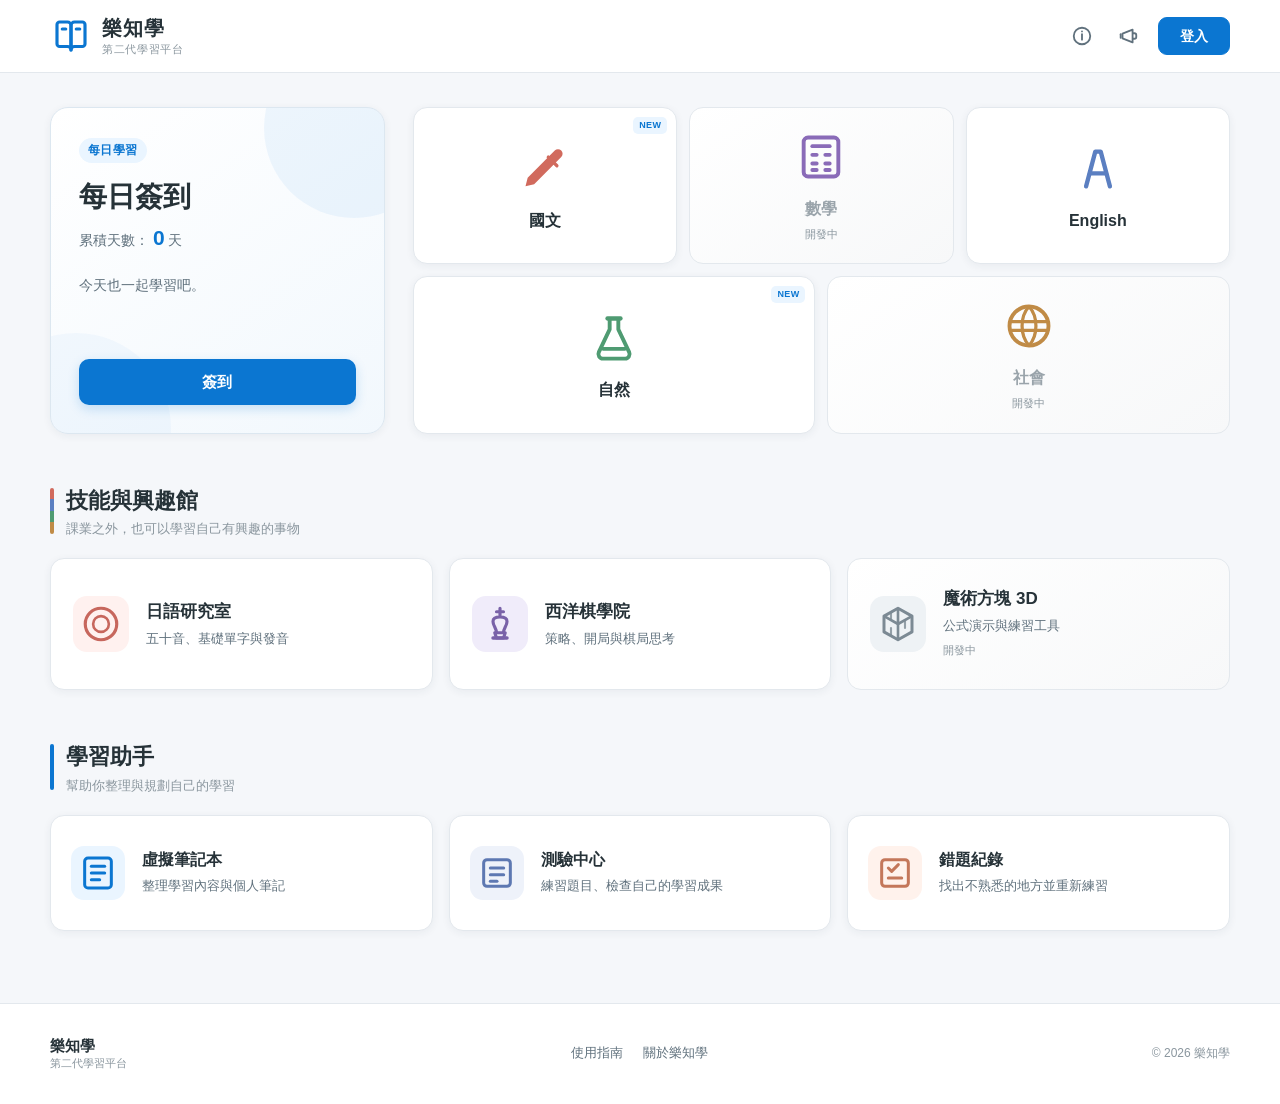
<file: index.html>
<!DOCTYPE html>
<html lang="zh-Hant-TW">
<head>
    <meta charset="UTF-8">

    <meta
        name="viewport"
        content="width=device-width, initial-scale=1.0"
    >

    <meta
        name="description"
        content="樂知學｜第二代學習平台，讓學習更輕鬆、更有效率。"
    >

    <meta
        name="theme-color"
        content="#0b76d1"
    >

    <title>樂知學｜第二代學習平台</title>

    <link
        rel="stylesheet"
        href="css/style.css"
    >
</head>

<body>

    <header class="site-header">

        <div class="header-container">

            <a
                href="index.html"
                class="site-brand"
                aria-label="樂知學首頁"
            >
                <span class="site-brand-icon" aria-hidden="true">
                    <svg
                        viewBox="0 0 24 24"
                        width="42"
                        height="42"
                        fill="none"
                        xmlns="http://www.w3.org/2000/svg"
                    >
                        <path
                            d="M4 5.5C4 4.672 4.672 4 5.5 4H10C11.105 4 12 4.895 12 6V20C12 18.895 11.105 18 10 18H5.5C4.672 18 4 17.328 4 16.5V5.5Z"
                            stroke="currentColor"
                            stroke-width="1.8"
                            stroke-linejoin="round"
                        />

                        <path
                            d="M20 5.5C20 4.672 19.328 4 18.5 4H14C12.895 4 12 4.895 12 6V20C12 18.895 12.895 18 14 18H18.5C19.328 18 20 17.328 20 16.5V5.5Z"
                            stroke="currentColor"
                            stroke-width="1.8"
                            stroke-linejoin="round"
                        />

                        <path
                            d="M7 8H9"
                            stroke="currentColor"
                            stroke-width="1.8"
                            stroke-linecap="round"
                        />

                        <path
                            d="M15 8H17"
                            stroke="currentColor"
                            stroke-width="1.8"
                            stroke-linecap="round"
                        />
                    </svg>
                </span>

                <span class="site-brand-text">
                    <strong>樂知學</strong>
                    <small>第二代學習平台</small>
                </span>
            </a>

            <div class="header-actions">

                <a
                    href="guide/index.html"
                    class="header-action"
                    aria-label="使用指南"
                    title="使用指南"
                >
                    <svg
                        viewBox="0 0 24 24"
                        width="22"
                        height="22"
                        fill="none"
                        xmlns="http://www.w3.org/2000/svg"
                    >
                        <circle
                            cx="12"
                            cy="12"
                            r="9"
                            stroke="currentColor"
                            stroke-width="2"
                        />

                        <path
                            d="M12 10V16"
                            stroke="currentColor"
                            stroke-width="2"
                            stroke-linecap="round"
                        />

                        <circle
                            cx="12"
                            cy="7"
                            r="1"
                            fill="currentColor"
                        />
                    </svg>
                </a>

                <button
                    type="button"
                    class="header-action"
                    id="announcement-button"
                    aria-label="查看最新公告"
                    title="查看最新公告"
                >
                    <svg
                        viewBox="0 0 24 24"
                        width="22"
                        height="22"
                        fill="none"
                        xmlns="http://www.w3.org/2000/svg"
                    >
                        <path
                            d="M4 10V14"
                            stroke="currentColor"
                            stroke-width="2"
                            stroke-linecap="round"
                        />

                        <path
                            d="M6 9.5V14.5L17 19V5L6 9.5Z"
                            stroke="currentColor"
                            stroke-width="2"
                            stroke-linejoin="round"
                        />

                        <path
                            d="M17 9H19C20.105 9 21 9.895 21 11V13C21 14.105 20.105 15 19 15H17"
                            stroke="currentColor"
                            stroke-width="2"
                        />
                    </svg>
                </button>

                <div
                    class="header-account"
                    id="header-account"
                >
                    <a
                        href="auth/login.html"
                        class="login-button"
                    >
                        登入
                    </a>
                </div>

            </div>

        </div>

    </header>

    <main class="site-main">

        <section
            class="home-primary-layout"
            aria-label="主要學習入口"
        >

            <section
                class="checkin-section"
                aria-labelledby="checkin-title"
            >

                <div class="checkin-card">

                    <div class="checkin-content">

                        <span class="section-label">
                            每日學習
                        </span>

                        <h1 id="checkin-title">
                            每日簽到
                        </h1>

                        <p class="checkin-days">
                            累積天數：
                            <strong id="checkin-total-days">0</strong>
                            天
                        </p>

                        <p
                            class="checkin-message"
                            id="checkin-message"
                        >
                            今天也一起學習吧。
                        </p>

                    </div>

                    <div class="checkin-action">

                        <button
                            type="button"
                            class="checkin-button"
                            id="checkin-button"
                        >
                            簽到
                        </button>

                    </div>

                </div>

            </section>

            <section
                class="subjects-section"
                aria-labelledby="subjects-title"
            >

                <div class="subject-grid">

                    <a
                        href="chinese/index.html"
                        class="subject-card subject-card-chinese"
                    >

                        <span
                            class="subject-status subject-status-new"
                        >
                            NEW
                        </span>

                        <span
                            class="subject-icon"
                            aria-hidden="true"
                        >
                            <svg
                                viewBox="0 0 24 24"
                                width="52"
                                height="52"
                                fill="none"
                                xmlns="http://www.w3.org/2000/svg"
                            >
                                <path
                                    d="M16.5 3.5A2.121 2.121 0 0 1 19.5 6.5L7 19L3 20L4 16L16.5 3.5Z"
                                    fill="currentColor"
                                />

                                <path
                                    d="M13.5 6.5L17.5 10.5"
                                    stroke="currentColor"
                                    stroke-width="1.5"
                                    stroke-linecap="round"
                                />
                            </svg>
                        </span>

                        <span class="subject-name">
                            國文
                        </span>

                    </a>

                    <div
                        class="subject-card subject-card-math subject-card-disabled"
                        aria-disabled="true"
                    >

                        <span
                            class="subject-icon"
                            aria-hidden="true"
                        >
                            <svg
                                viewBox="0 0 24 24"
                                width="52"
                                height="52"
                                fill="none"
                                xmlns="http://www.w3.org/2000/svg"
                            >
                                <rect
                                    x="4"
                                    y="3"
                                    width="16"
                                    height="18"
                                    rx="2"
                                    stroke="currentColor"
                                    stroke-width="1.8"
                                />

                                <path
                                    d="M8 7H16"
                                    stroke="currentColor"
                                    stroke-width="1.8"
                                    stroke-linecap="round"
                                />

                                <path
                                    d="M8 11H10M14 11H16M8 15H10M14 15H16M8 18H10M14 18H16"
                                    stroke="currentColor"
                                    stroke-width="1.8"
                                    stroke-linecap="round"
                                />
                            </svg>
                        </span>

                        <span class="subject-name">
                            數學
                        </span>

                        <span class="subject-disabled-label">
                            開發中
                        </span>

                    </div>

                    <a
                        href="english/index.html"
                        class="subject-card subject-card-english"
                    >

                        <span
                            class="subject-icon"
                            aria-hidden="true"
                        >
                            <svg
                                viewBox="0 0 24 24"
                                width="52"
                                height="52"
                                fill="none"
                                xmlns="http://www.w3.org/2000/svg"
                            >
                                <path
                                    d="M6.5 20L10.75 4H13.25L17.5 20"
                                    stroke="currentColor"
                                    stroke-width="2"
                                    stroke-linecap="round"
                                    stroke-linejoin="round"
                                />

                                <path
                                    d="M8.35 14H15.65"
                                    stroke="currentColor"
                                    stroke-width="2"
                                    stroke-linecap="round"
                                />
                            </svg>
                        </span>

                        <span class="subject-name">
                            English
                        </span>

                    </a>

                    <a
                        href="science/index.html"
                        class="subject-card subject-card-science"
                    >

                        <span
                            class="subject-status subject-status-new"
                        >
                            NEW
                        </span>

                        <span
                            class="subject-icon"
                            aria-hidden="true"
                        >
                            <svg
                                viewBox="0 0 24 24"
                                width="52"
                                height="52"
                                fill="none"
                                xmlns="http://www.w3.org/2000/svg"
                            >
                                <path
                                    d="M9 3H15"
                                    stroke="currentColor"
                                    stroke-width="2"
                                    stroke-linecap="round"
                                />

                                <path
                                    d="M10 3V8L5 18.5C4.35 19.86 5.34 21.5 6.85 21.5H17.15C18.66 21.5 19.65 19.86 19 18.5L14 8V3"
                                    stroke="currentColor"
                                    stroke-width="1.8"
                                    stroke-linejoin="round"
                                />

                                <path
                                    d="M7 17H17"
                                    stroke="currentColor"
                                    stroke-width="1.8"
                                    stroke-linecap="round"
                                />
                            </svg>
                        </span>

                        <span class="subject-name">
                            自然
                        </span>

                    </a>

                    <div
                        class="subject-card subject-card-social subject-card-disabled"
                        aria-disabled="true"
                    >

                        <span
                            class="subject-icon"
                            aria-hidden="true"
                        >
                            <svg
                                viewBox="0 0 24 24"
                                width="52"
                                height="52"
                                fill="none"
                                xmlns="http://www.w3.org/2000/svg"
                            >
                                <circle
                                    cx="12"
                                    cy="12"
                                    r="9"
                                    stroke="currentColor"
                                    stroke-width="1.8"
                                />

                                <path
                                    d="M3.5 10H20.5"
                                    stroke="currentColor"
                                    stroke-width="1.5"
                                />

                                <path
                                    d="M3.5 14H20.5"
                                    stroke="currentColor"
                                    stroke-width="1.5"
                                />

                                <path
                                    d="M12 3C14.2 5.4 15.2 8.4 15.2 12C15.2 15.6 14.2 18.6 12 21"
                                    stroke="currentColor"
                                    stroke-width="1.5"
                                />

                                <path
                                    d="M12 3C9.8 5.4 8.8 8.4 8.8 12C8.8 15.6 9.8 18.6 12 21"
                                    stroke="currentColor"
                                    stroke-width="1.5"
                                />
                            </svg>
                        </span>

                        <span class="subject-name">
                            社會
                        </span>

                        <span class="subject-disabled-label">
                            開發中
                        </span>

                    </div>

                </div>

            </section>

        </section>

        <section
            class="feature-section"
            aria-labelledby="skills-title"
        >

            <div class="feature-section-heading">

                <span
                    class="heading-accent heading-accent-colorful"
                    aria-hidden="true"
                ></span>

                <div>
                    <h2 id="skills-title">
                        技能與興趣館
                    </h2>

                    <p>
                        課業之外，也可以學習自己有興趣的事物
                    </p>
                </div>

            </div>

            <div class="feature-grid">

                <a
                    href="japanese/index.html"
                    class="feature-card feature-card-japanese"
                >

                    <div class="feature-icon">

                        <svg
                            viewBox="0 0 24 24"
                            width="42"
                            height="42"
                            fill="none"
                            xmlns="http://www.w3.org/2000/svg"
                        >
                            <circle
                                cx="12"
                                cy="12"
                                r="9"
                                stroke="currentColor"
                                stroke-width="1.8"
                            />

                            <circle
                                cx="12"
                                cy="12"
                                r="4.5"
                                stroke="currentColor"
                                stroke-width="1.5"
                            />

                        </svg>

                    </div>

                    <div class="feature-content">

                        <h3>
                            日語研究室
                        </h3>

                        <p>
                            五十音、基礎單字與發音
                        </p>

                    </div>

                </a>

                <a
                    href="chess/index.html"
                    class="feature-card feature-card-chess"
                >

                    <div class="feature-icon">

                        <svg
                            viewBox="0 0 24 24"
                            width="42"
                            height="42"
                            fill="none"
                            xmlns="http://www.w3.org/2000/svg"
                        >
                            <path
                                d="M8 20H16"
                                stroke="currentColor"
                                stroke-width="2"
                                stroke-linecap="round"
                            />

                            <path
                                d="M9 17H15L14 20H10L9 17Z"
                                stroke="currentColor"
                                stroke-width="1.8"
                                stroke-linejoin="round"
                            />

                            <path
                                d="M10 17C10 14.5 8 13 8 10.5C8 8.84 9.34 8 12 8C14.66 8 16 8.84 16 10.5C16 13 14 14.5 14 17"
                                stroke="currentColor"
                                stroke-width="1.8"
                                stroke-linejoin="round"
                            />

                            <path
                                d="M10 5H14M12 3V7"
                                stroke="currentColor"
                                stroke-width="1.8"
                                stroke-linecap="round"
                            />

                        </svg>

                    </div>

                    <div class="feature-content">

                        <h3>
                            西洋棋學院
                        </h3>

                        <p>
                            策略、開局與棋局思考
                        </p>

                    </div>

                </a>

                <div
                    class="feature-card feature-card-cube feature-card-disabled"
                    aria-disabled="true"
                >

                    <div class="feature-icon">

                        <svg
                            viewBox="0 0 24 24"
                            width="42"
                            height="42"
                            fill="none"
                            xmlns="http://www.w3.org/2000/svg"
                        >
                            <path
                                d="M12 3L20 7.5V16.5L12 21L4 16.5V7.5L12 3Z"
                                stroke="currentColor"
                                stroke-width="1.7"
                                stroke-linejoin="round"
                            />

                            <path
                                d="M12 3V12L4 7.5"
                                stroke="currentColor"
                                stroke-width="1.5"
                                stroke-linejoin="round"
                            />

                            <path
                                d="M12 12L20 7.5"
                                stroke="currentColor"
                                stroke-width="1.5"
                                stroke-linejoin="round"
                            />

                            <path
                                d="M12 12V21"
                                stroke="currentColor"
                                stroke-width="1.5"
                                stroke-linejoin="round"
                            />

                            <path
                                d="M8 5.25V9.75M16 9.75V14.25M8 14.25V18.75"
                                stroke="currentColor"
                                stroke-width="1.2"
                                stroke-linecap="round"
                                opacity="0.8"
                            />

                        </svg>

                    </div>

                    <div class="feature-content">

                        <h3>
                            魔術方塊 3D
                        </h3>

                        <p>
                            公式演示與練習工具
                        </p>

                        <span class="feature-status">
                            開發中
                        </span>

                    </div>

                </div>

            </div>

        </section>

        <section
            class="assistant-section"
            aria-labelledby="assistant-title"
        >

            <div class="feature-section-heading">

                <span
                    class="heading-accent"
                    aria-hidden="true"
                ></span>

                <div>
                    <h2 id="assistant-title">
                        學習助手
                    </h2>

                    <p>
                        幫助你整理與規劃自己的學習
                    </p>
                </div>

            </div>

            <div class="assistant-grid">

                <a
                    href="tools/notebook.html"
                    class="assistant-card assistant-card-notebook"
                >

                    <div class="assistant-icon">

                        <svg
                            viewBox="0 0 24 24"
                            width="40"
                            height="40"
                            fill="none"
                            xmlns="http://www.w3.org/2000/svg"
                        >
                            <rect
                                x="4"
                                y="3"
                                width="16"
                                height="18"
                                rx="2"
                                stroke="currentColor"
                                stroke-width="1.8"
                            />

                            <path
                                d="M8 8H16"
                                stroke="currentColor"
                                stroke-width="1.8"
                                stroke-linecap="round"
                            />

                            <path
                                d="M8 12H16"
                                stroke="currentColor"
                                stroke-width="1.8"
                                stroke-linecap="round"
                            />

                            <path
                                d="M8 16H13"
                                stroke="currentColor"
                                stroke-width="1.8"
                                stroke-linecap="round"
                            />

                        </svg>

                    </div>

                    <div>
                        <h3>
                            虛擬筆記本
                        </h3>

                        <p>
                            整理學習內容與個人筆記
                        </p>
                    </div>

                </a>

                <a
                    href="quiz/index.html"
                    class="assistant-card assistant-card-quiz"
                >

                    <div class="assistant-icon">

                        <svg
                            viewBox="0 0 24 24"
                            width="40"
                            height="40"
                            fill="none"
                            xmlns="http://www.w3.org/2000/svg"
                        >
                            <path
                                d="M6 4H18C19.105 4 20 4.895 20 6V18C20 19.105 19.105 20 18 20H6C4.895 20 4 19.105 4 18V6C4 4.895 4.895 4 6 4Z"
                                stroke="currentColor"
                                stroke-width="1.8"
                            />

                            <path
                                d="M8 9H16"
                                stroke="currentColor"
                                stroke-width="1.8"
                                stroke-linecap="round"
                            />

                            <path
                                d="M8 13H16"
                                stroke="currentColor"
                                stroke-width="1.8"
                                stroke-linecap="round"
                            />

                            <path
                                d="M8 17H12"
                                stroke="currentColor"
                                stroke-width="1.8"
                                stroke-linecap="round"
                            />

                        </svg>

                    </div>

                    <div>
                        <h3>
                            測驗中心
                        </h3>

                        <p>
                            練習題目、檢查自己的學習成果
                        </p>
                    </div>

                </a>

                <a
                    href="mistakes/index.html"
                    class="assistant-card assistant-card-mistakes"
                >

                    <div class="assistant-icon">

                        <svg
                            viewBox="0 0 24 24"
                            width="40"
                            height="40"
                            fill="none"
                            xmlns="http://www.w3.org/2000/svg"
                        >
                            <path
                                d="M6 4H18C19.105 4 20 4.895 20 6V18C20 19.105 19.105 20 18 20H6C4.895 20 4 19.105 4 18V6C4 4.895 4.895 4 6 4Z"
                                stroke="currentColor"
                                stroke-width="1.8"
                            />

                            <path
                                d="M8 9L10 11L14 7"
                                stroke="currentColor"
                                stroke-width="1.8"
                                stroke-linecap="round"
                                stroke-linejoin="round"
                            />

                            <path
                                d="M8 15H16"
                                stroke="currentColor"
                                stroke-width="1.8"
                                stroke-linecap="round"
                            />

                        </svg>

                    </div>

                    <div>
                        <h3>
                            錯題紀錄
                        </h3>

                        <p>
                            找出不熟悉的地方並重新練習
                        </p>
                    </div>

                </a>

            </div>

        </section>

    </main>

    <footer class="site-footer">

        <div class="footer-container">

            <div class="footer-brand">
                <strong>樂知學</strong>
                <span>第二代學習平台</span>
            </div>

            <div class="footer-links">

                <a href="guide/index.html">
                    使用指南
                </a>

                <a href="about/index.html">
                    關於樂知學
                </a>

            </div>

            <p class="footer-copyright">
                &copy; 2026 樂知學
            </p>

        </div>

    </footer>

    <script
        src="js/app.js"
        defer
    ></script>

</body>
</html>
</file>
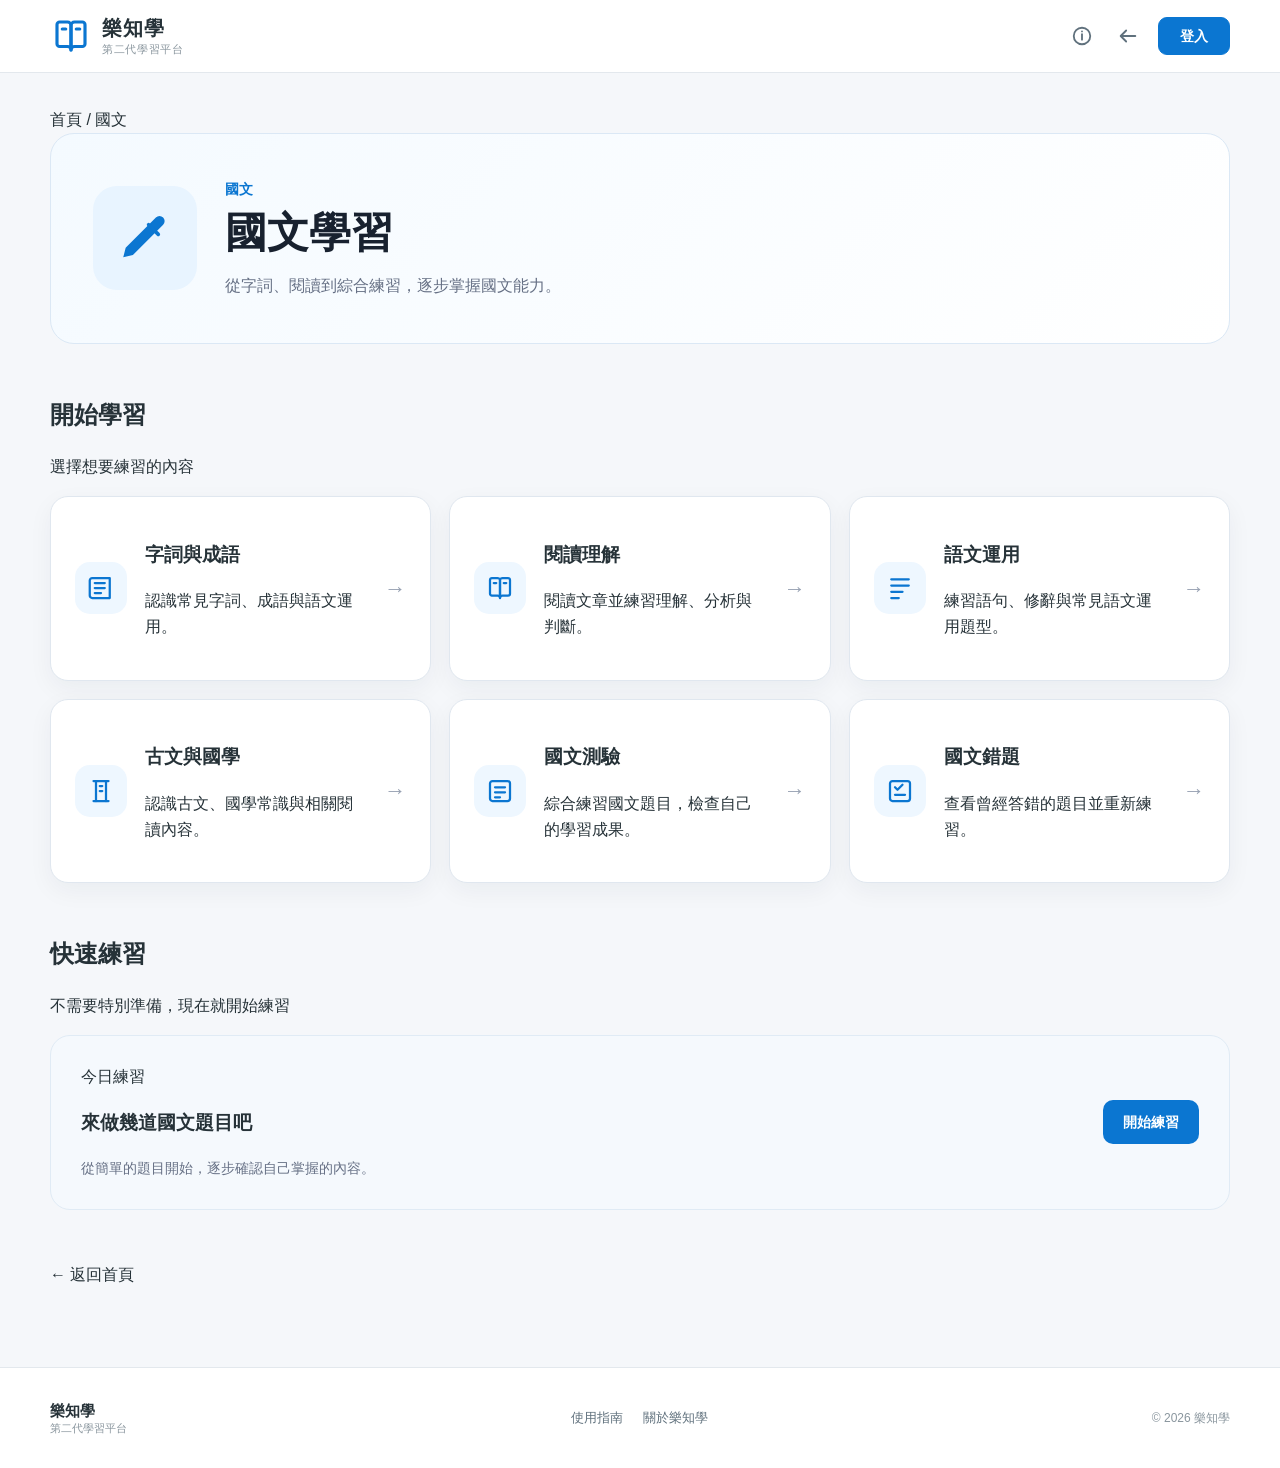
<file: chinese/index.html>
<!DOCTYPE html>
<html lang="zh-Hant-TW">

<head>
    <meta charset="UTF-8">

    <meta
        name="viewport"
        content="width=device-width, initial-scale=1.0"
    >

    <meta
        name="description"
        content="樂知學｜國文學習，透過閱讀、字詞與練習逐步提升國文能力。"
    >

    <meta
        name="theme-color"
        content="#0b76d1"
    >

    <title>國文｜樂知學</title>

    <link
        rel="stylesheet"
        href="../css/style.css"
    >

    <link
        rel="stylesheet"
        href="../css/chinese.css"
    >
</head>

<body>

    <header class="site-header">

        <div class="header-container">

            <a
                href="../index.html"
                class="site-brand"
                aria-label="返回樂知學首頁"
            >

                <span
                    class="site-brand-icon"
                    aria-hidden="true"
                >
                    <svg
                        viewBox="0 0 24 24"
                        width="42"
                        height="42"
                        fill="none"
                        xmlns="http://www.w3.org/2000/svg"
                    >
                        <path
                            d="M4 5.5C4 4.672 4.672 4 5.5 4H10C11.105 4 12 4.895 12 6V20C12 18.895 11.105 18 10 18H5.5C4.672 18 4 17.328 4 16.5V5.5Z"
                            stroke="currentColor"
                            stroke-width="1.8"
                            stroke-linejoin="round"
                        />

                        <path
                            d="M20 5.5C20 4.672 19.328 4 18.5 4H14C12.895 4 12 4.895 12 6V20C12 18.895 12.895 18 14 18H18.5C19.328 18 20 17.328 20 16.5V5.5Z"
                            stroke="currentColor"
                            stroke-width="1.8"
                            stroke-linejoin="round"
                        />

                        <path
                            d="M7 8H9"
                            stroke="currentColor"
                            stroke-width="1.8"
                            stroke-linecap="round"
                        />

                        <path
                            d="M15 8H17"
                            stroke="currentColor"
                            stroke-width="1.8"
                            stroke-linecap="round"
                        />
                    </svg>
                </span>

                <span class="site-brand-text">
                    <strong>樂知學</strong>
                    <small>第二代學習平台</small>
                </span>

            </a>

            <div class="header-actions">

                <a
                    href="../guide/index.html"
                    class="header-action"
                    aria-label="使用指南"
                    title="使用指南"
                >
                    <svg
                        viewBox="0 0 24 24"
                        width="22"
                        height="22"
                        fill="none"
                        xmlns="http://www.w3.org/2000/svg"
                    >
                        <circle
                            cx="12"
                            cy="12"
                            r="9"
                            stroke="currentColor"
                            stroke-width="2"
                        />

                        <path
                            d="M12 10V16"
                            stroke="currentColor"
                            stroke-width="2"
                            stroke-linecap="round"
                        />

                        <circle
                            cx="12"
                            cy="7"
                            r="1"
                            fill="currentColor"
                        />
                    </svg>
                </a>

                <a
                    href="../index.html"
                    class="header-action"
                    aria-label="返回首頁"
                    title="返回首頁"
                >
                    <svg
                        viewBox="0 0 24 24"
                        width="22"
                        height="22"
                        fill="none"
                        xmlns="http://www.w3.org/2000/svg"
                    >
                        <path
                            d="M10 6L4 12L10 18"
                            stroke="currentColor"
                            stroke-width="2"
                            stroke-linecap="round"
                            stroke-linejoin="round"
                        />

                        <path
                            d="M5 12H20"
                            stroke="currentColor"
                            stroke-width="2"
                            stroke-linecap="round"
                        />
                    </svg>
                </a>

                <div class="header-account">

                    <a
                        href="../auth/login.html"
                        class="login-button"
                    >
                        登入
                    </a>

                </div>

            </div>

        </div>

    </header>


    <main class="site-main chinese-main">

        <nav
            class="page-breadcrumb"
            aria-label="頁面位置"
        >
            <a href="../index.html">
                首頁
            </a>

            <span aria-hidden="true">
                /
            </span>

            <span>
                國文
            </span>
        </nav>


        <section
            class="subject-hero subject-hero-chinese"
            aria-labelledby="chinese-title"
        >

            <div class="subject-hero-icon" aria-hidden="true">

                <svg
                    viewBox="0 0 24 24"
                    width="54"
                    height="54"
                    fill="none"
                    xmlns="http://www.w3.org/2000/svg"
                >
                    <path
                        d="M16.5 3.5A2.121 2.121 0 0 1 19.5 6.5L7 19L3 20L4 16L16.5 3.5Z"
                        fill="currentColor"
                    />

                    <path
                        d="M13.5 6.5L17.5 10.5"
                        stroke="currentColor"
                        stroke-width="1.5"
                        stroke-linecap="round"
                    />
                </svg>

            </div>

            <div class="subject-hero-content">

                <span class="subject-hero-label">
                    國文
                </span>

                <h1 id="chinese-title">
                    國文學習
                </h1>

                <p>
                    從字詞、閱讀到綜合練習，逐步掌握國文能力。
                </p>

            </div>

        </section>


        <section
            class="learning-section"
            aria-labelledby="learning-title"
        >

            <div class="page-section-heading">

                <div>
                    <h2 id="learning-title">
                        開始學習
                    </h2>

                    <p>
                        選擇想要練習的內容
                    </p>
                </div>

            </div>


            <div class="learning-grid">

                <a
                    href="vocabulary.html"
                    class="learning-card"
                >

                    <div class="learning-card-icon" aria-hidden="true">

                        <svg
                            viewBox="0 0 24 24"
                            width="42"
                            height="42"
                            fill="none"
                            xmlns="http://www.w3.org/2000/svg"
                        >
                            <path
                                d="M5 4H19V20H5C3.895 20 3 19.105 3 18V6C3 4.895 3.895 4 5 4Z"
                                stroke="currentColor"
                                stroke-width="1.8"
                                stroke-linejoin="round"
                            />

                            <path
                                d="M7 8H15"
                                stroke="currentColor"
                                stroke-width="1.8"
                                stroke-linecap="round"
                            />

                            <path
                                d="M7 12H15"
                                stroke="currentColor"
                                stroke-width="1.8"
                                stroke-linecap="round"
                            />

                            <path
                                d="M7 16H12"
                                stroke="currentColor"
                                stroke-width="1.8"
                                stroke-linecap="round"
                            />
                        </svg>

                    </div>

                    <div class="learning-card-content">

                        <h3>
                            字詞與成語
                        </h3>

                        <p>
                            認識常見字詞、成語與語文運用。
                        </p>

                    </div>

                    <span
                        class="learning-card-arrow"
                        aria-hidden="true"
                    >
                        →
                    </span>

                </a>


                <a
                    href="reading.html"
                    class="learning-card"
                >

                    <div class="learning-card-icon" aria-hidden="true">

                        <svg
                            viewBox="0 0 24 24"
                            width="42"
                            height="42"
                            fill="none"
                            xmlns="http://www.w3.org/2000/svg"
                        >
                            <path
                                d="M4 5.5C4 4.672 4.672 4 5.5 4H10C11.105 4 12 4.895 12 5.105V20C12 18.895 11.105 18 10 18H5.5C4.672 18 4 17.328 4 16.5V5.5Z"
                                stroke="currentColor"
                                stroke-width="1.8"
                                stroke-linejoin="round"
                            />

                            <path
                                d="M20 5.5C20 4.672 19.328 4 18.5 4H14C12.895 4 12 4.895 12 5.105V20C12 18.895 12.895 18 14 18H18.5C19.328 18 20 17.328 20 16.5V5.5Z"
                                stroke="currentColor"
                                stroke-width="1.8"
                                stroke-linejoin="round"
                            />

                            <path
                                d="M7 8H9"
                                stroke="currentColor"
                                stroke-width="1.8"
                                stroke-linecap="round"
                            />

                            <path
                                d="M15 8H17"
                                stroke="currentColor"
                                stroke-width="1.8"
                                stroke-linecap="round"
                            />
                        </svg>

                    </div>

                    <div class="learning-card-content">

                        <h3>
                            閱讀理解
                        </h3>

                        <p>
                            閱讀文章並練習理解、分析與判斷。
                        </p>

                    </div>

                    <span
                        class="learning-card-arrow"
                        aria-hidden="true"
                    >
                        →
                    </span>

                </a>


                <a
                    href="grammar.html"
                    class="learning-card"
                >

                    <div class="learning-card-icon" aria-hidden="true">

                        <svg
                            viewBox="0 0 24 24"
                            width="42"
                            height="42"
                            fill="none"
                            xmlns="http://www.w3.org/2000/svg"
                        >
                            <path
                                d="M5 5H19"
                                stroke="currentColor"
                                stroke-width="1.8"
                                stroke-linecap="round"
                            />

                            <path
                                d="M5 10H19"
                                stroke="currentColor"
                                stroke-width="1.8"
                                stroke-linecap="round"
                            />

                            <path
                                d="M5 15H14"
                                stroke="currentColor"
                                stroke-width="1.8"
                                stroke-linecap="round"
                            />

                            <path
                                d="M5 20H11"
                                stroke="currentColor"
                                stroke-width="1.8"
                                stroke-linecap="round"
                            />
                        </svg>

                    </div>

                    <div class="learning-card-content">

                        <h3>
                            語文運用
                        </h3>

                        <p>
                            練習語句、修辭與常見語文運用題型。
                        </p>

                    </div>

                    <span
                        class="learning-card-arrow"
                        aria-hidden="true"
                    >
                        →
                    </span>

                </a>


                <a
                    href="classics.html"
                    class="learning-card"
                >

                    <div class="learning-card-icon" aria-hidden="true">

                        <svg
                            viewBox="0 0 24 24"
                            width="42"
                            height="42"
                            fill="none"
                            xmlns="http://www.w3.org/2000/svg"
                        >
                            <path
                                d="M6 4H18"
                                stroke="currentColor"
                                stroke-width="1.8"
                                stroke-linecap="round"
                            />

                            <path
                                d="M8 4V20"
                                stroke="currentColor"
                                stroke-width="1.8"
                                stroke-linecap="round"
                            />

                            <path
                                d="M16 4V20"
                                stroke="currentColor"
                                stroke-width="1.8"
                                stroke-linecap="round"
                            />

                            <path
                                d="M6 20H18"
                                stroke="currentColor"
                                stroke-width="1.8"
                                stroke-linecap="round"
                            />

                            <path
                                d="M11 8H13"
                                stroke="currentColor"
                                stroke-width="1.8"
                                stroke-linecap="round"
                            />

                            <path
                                d="M11 12H13"
                                stroke="currentColor"
                                stroke-width="1.8"
                                stroke-linecap="round"
                            />
                        </svg>

                    </div>

                    <div class="learning-card-content">

                        <h3>
                            古文與國學
                        </h3>

                        <p>
                            認識古文、國學常識與相關閱讀內容。
                        </p>

                    </div>

                    <span
                        class="learning-card-arrow"
                        aria-hidden="true"
                    >
                        →
                    </span>

                </a>


                <a
                    href="../quiz/index.html?subject=chinese"
                    class="learning-card learning-card-quiz"
                >

                    <div class="learning-card-icon" aria-hidden="true">

                        <svg
                            viewBox="0 0 24 24"
                            width="42"
                            height="42"
                            fill="none"
                            xmlns="http://www.w3.org/2000/svg"
                        >
                            <path
                                d="M6 4H18C19.105 4 20 4.895 20 6V18C20 19.105 19.105 20 18 20H6C4.895 20 4 19.105 4 18V6C4 4.895 4.895 4 6 4Z"
                                stroke="currentColor"
                                stroke-width="1.8"
                            />

                            <path
                                d="M8 9H16"
                                stroke="currentColor"
                                stroke-width="1.8"
                                stroke-linecap="round"
                            />

                            <path
                                d="M8 13H16"
                                stroke="currentColor"
                                stroke-width="1.8"
                                stroke-linecap="round"
                            />

                            <path
                                d="M8 17H12"
                                stroke="currentColor"
                                stroke-width="1.8"
                                stroke-linecap="round"
                            />
                        </svg>

                    </div>

                    <div class="learning-card-content">

                        <h3>
                            國文測驗
                        </h3>

                        <p>
                            綜合練習國文題目，檢查自己的學習成果。
                        </p>

                    </div>

                    <span
                        class="learning-card-arrow"
                        aria-hidden="true"
                    >
                        →
                    </span>

                </a>


                <a
                    href="../mistakes/index.html?subject=chinese"
                    class="learning-card"
                >

                    <div class="learning-card-icon" aria-hidden="true">

                        <svg
                            viewBox="0 0 24 24"
                            width="42"
                            height="42"
                            fill="none"
                            xmlns="http://www.w3.org/2000/svg"
                        >
                            <path
                                d="M6 4H18C19.105 4 20 4.895 20 6V18C20 19.105 19.105 20 18 20H6C4.895 20 4 19.105 4 18V6C4 4.895 4.895 4 6 4Z"
                                stroke="currentColor"
                                stroke-width="1.8"
                            />

                            <path
                                d="M8 9L10 11L14 7"
                                stroke="currentColor"
                                stroke-width="1.8"
                                stroke-linecap="round"
                                stroke-linejoin="round"
                            />

                            <path
                                d="M8 15H16"
                                stroke="currentColor"
                                stroke-width="1.8"
                                stroke-linecap="round"
                            />
                        </svg>

                    </div>

                    <div class="learning-card-content">

                        <h3>
                            國文錯題
                        </h3>

                        <p>
                            查看曾經答錯的題目並重新練習。
                        </p>

                    </div>

                    <span
                        class="learning-card-arrow"
                        aria-hidden="true"
                    >
                        →
                    </span>

                </a>

            </div>

        </section>


        <section
            class="learning-section"
            aria-labelledby="quick-practice-title"
        >

            <div class="page-section-heading">

                <div>
                    <h2 id="quick-practice-title">
                        快速練習
                    </h2>

                    <p>
                        不需要特別準備，現在就開始練習
                    </p>
                </div>

            </div>


            <div class="quick-practice-card">

                <div class="quick-practice-content">

                    <span class="quick-practice-label">
                        今日練習
                    </span>

                    <h3>
                        來做幾道國文題目吧
                    </h3>

                    <p>
                        從簡單的題目開始，逐步確認自己掌握的內容。
                    </p>

                </div>

                <a
                    href="../quiz/index.html?subject=chinese"
                    class="quick-practice-button"
                >
                    開始練習
                </a>

            </div>

        </section>


        <div class="page-back">

            <a href="../index.html">
                <span aria-hidden="true">
                    ←
                </span>

                返回首頁
            </a>

        </div>

    </main>


    <footer class="site-footer">

        <div class="footer-container">

            <div class="footer-brand">
                <strong>樂知學</strong>
                <span>第二代學習平台</span>
            </div>

            <div class="footer-links">

                <a href="../guide/index.html">
                    使用指南
                </a>

                <a href="../about/index.html">
                    關於樂知學
                </a>

            </div>

            <p class="footer-copyright">
                &copy; 2026 樂知學
            </p>

        </div>

    </footer>

</body>
</html>
</file>
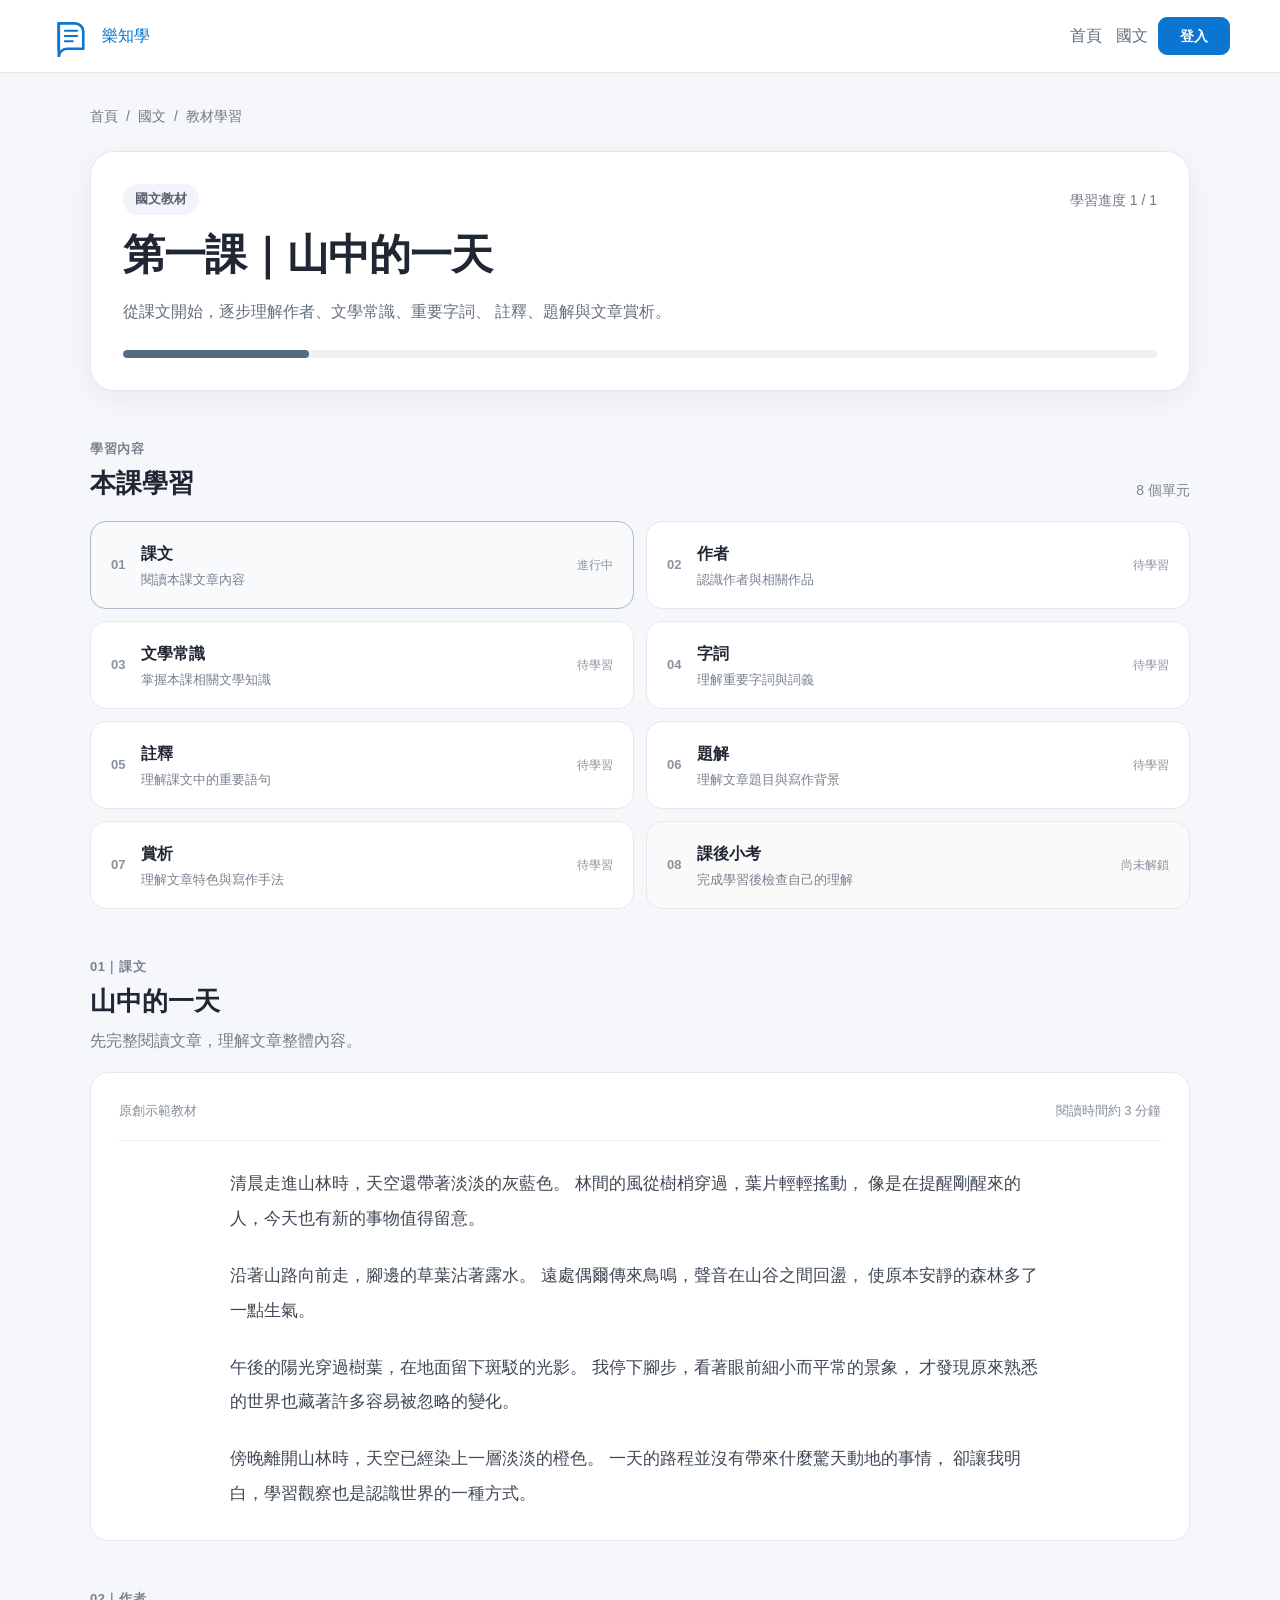
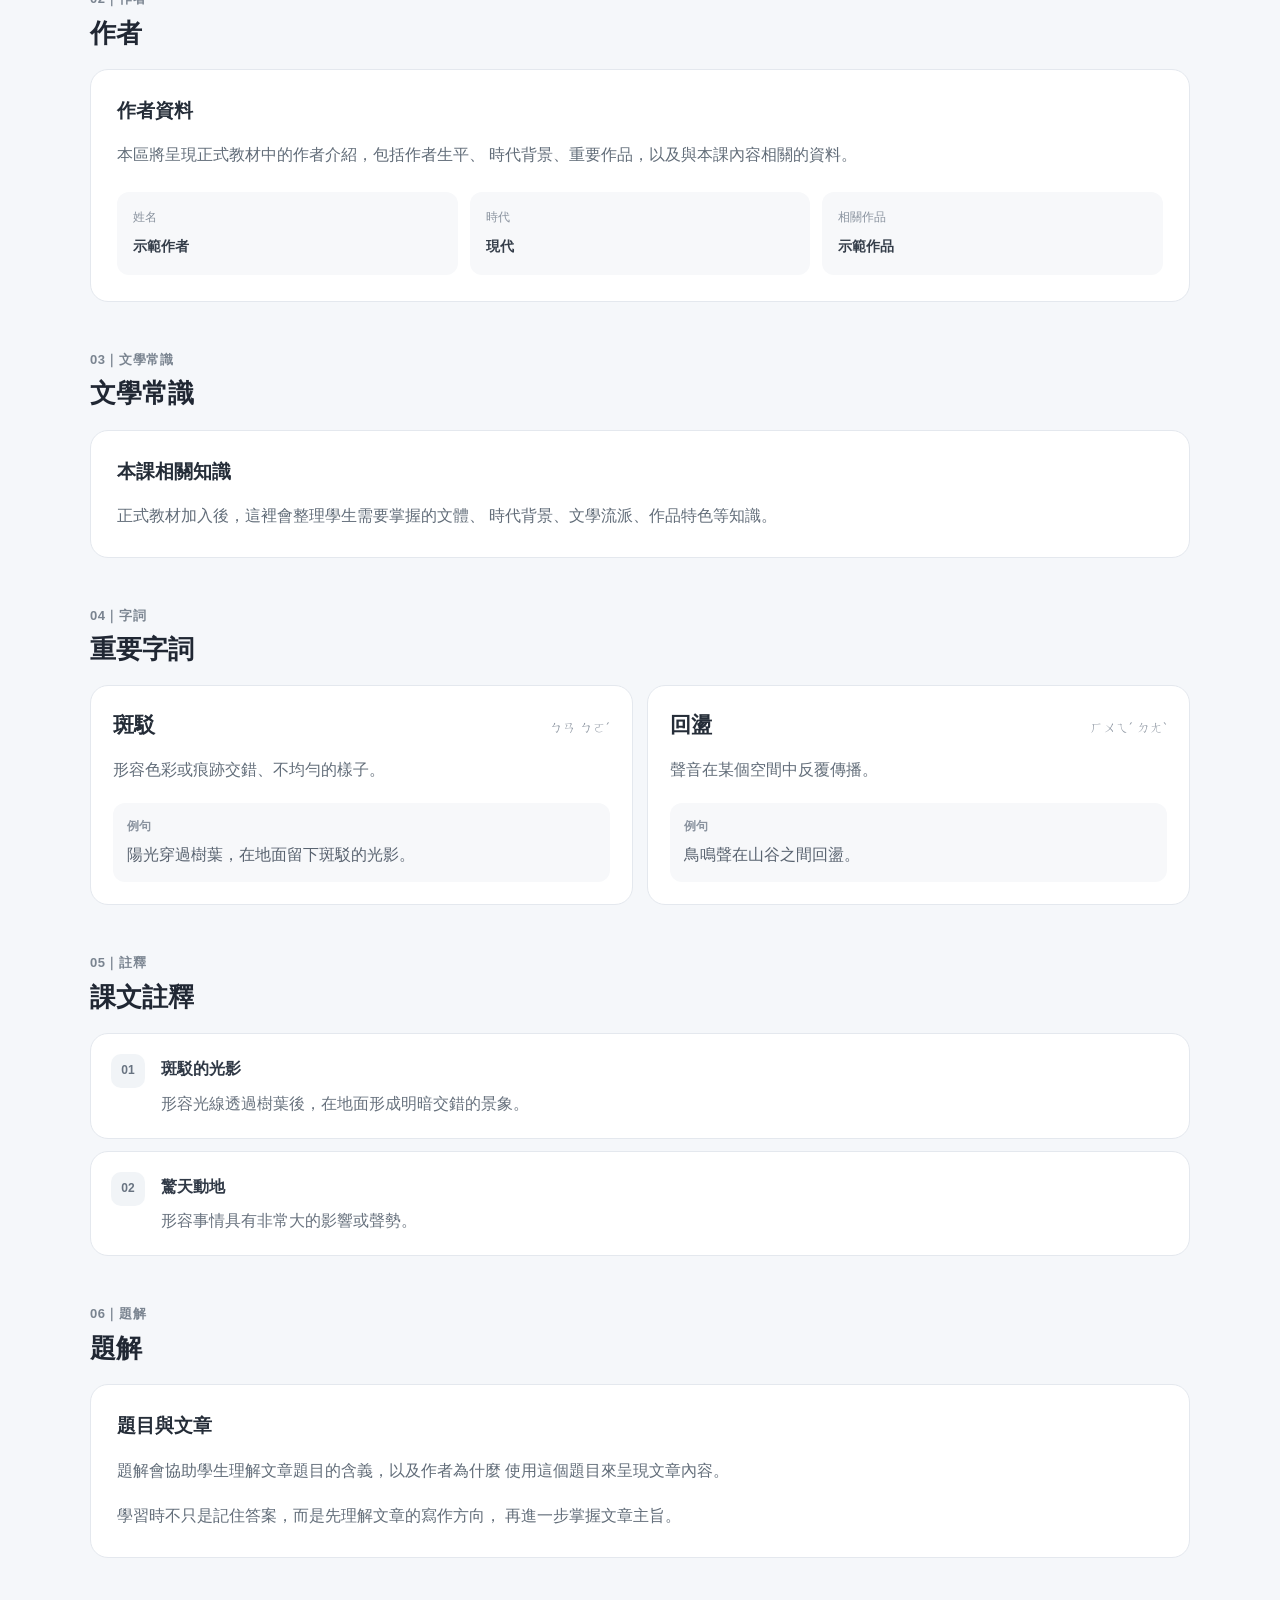
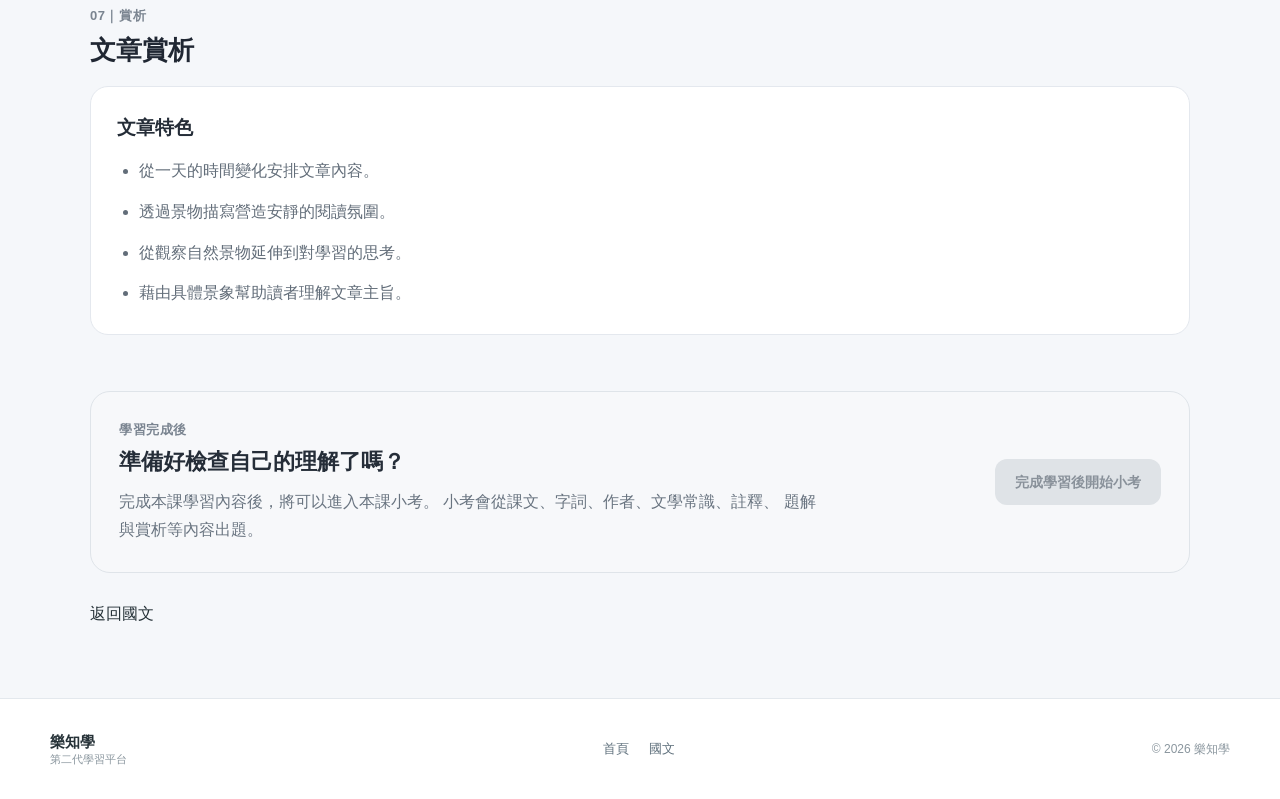
<file: chinese/lesson.html>
<!DOCTYPE html>
<html lang="zh-Hant-TW">
<head>
    <meta charset="UTF-8">

    <meta
        name="viewport"
        content="width=device-width, initial-scale=1.0"
    >

    <meta
        name="description"
        content="樂知學｜國文教材學習，從課文、作者、文學常識、註釋到題解與賞析，完整學習一課內容。"
    >

    <title>第一課｜國文教材學習｜樂知學</title>

    <link rel="stylesheet" href="../css/style.css">
    <link rel="stylesheet" href="../css/chinese.css">
    <link rel="stylesheet" href="../css/lesson.css">
</head>

<body>
    <header class="site-header">
        <div class="header-container">
            <a class="site-brand" href="../index.html" aria-label="回到樂知學首頁">
                <span class="site-brand-icon" aria-hidden="true">
                    <svg
                        viewBox="0 0 48 48"
                        xmlns="http://www.w3.org/2000/svg"
                    >
                        <path
                            d="M10 9.5h18.5A9.5 9.5 0 0 1 38 19v19.5H19.5A9.5 9.5 0 0 0 10 48V9.5Z"
                            fill="none"
                            stroke="currentColor"
                            stroke-width="3"
                            stroke-linejoin="round"
                        />
                        <path
                            d="M10 9.5v29"
                            fill="none"
                            stroke="currentColor"
                            stroke-width="3"
                            stroke-linecap="round"
                        />
                        <path
                            d="M17 18h14M17 24h14M17 30h9"
                            fill="none"
                            stroke="currentColor"
                            stroke-width="2.5"
                            stroke-linecap="round"
                        />
                    </svg>
                </span>

                <span class="site-brand-text">樂知學</span>
            </a>

            <nav class="header-actions" aria-label="網站功能">
                <a class="header-action" href="../index.html">
                    首頁
                </a>

                <a class="header-action" href="index.html">
                    國文
                </a>

                <a class="login-button" href="#">
                    登入
                </a>
            </nav>
        </div>
    </header>

    <main class="site-main lesson-main">
        <div class="lesson-container">

            <nav class="lesson-breadcrumb" aria-label="頁面位置">
                <a href="../index.html">首頁</a>
                <span aria-hidden="true">/</span>
                <a href="index.html">國文</a>
                <span aria-hidden="true">/</span>
                <span>教材學習</span>
            </nav>

            <section class="lesson-hero">
                <div class="lesson-hero-top">
                    <span class="lesson-label">國文教材</span>
                    <span class="lesson-progress-text">
                        學習進度 1 / 1
                    </span>
                </div>

                <h1>第一課｜山中的一天</h1>

                <p>
                    從課文開始，逐步理解作者、文學常識、重要字詞、
                    註釋、題解與文章賞析。
                </p>

                <div class="lesson-progress" aria-label="學習進度">
                    <span
                        class="lesson-progress-value"
                        style="width: 18%;"
                    ></span>
                </div>
            </section>

            <section class="lesson-navigation-section">
                <div class="lesson-section-heading">
                    <div>
                        <span class="lesson-section-kicker">學習內容</span>
                        <h2>本課學習</h2>
                    </div>

                    <span class="lesson-section-count">
                        8 個單元
                    </span>
                </div>

                <div class="lesson-content-grid">

                    <a
                        class="lesson-content-card is-active"
                        href="#text"
                    >
                        <span class="lesson-content-number">01</span>

                        <span class="lesson-content-body">
                            <strong>課文</strong>
                            <span>閱讀本課文章內容</span>
                        </span>

                        <span class="lesson-content-status">
                            進行中
                        </span>
                    </a>

                    <a
                        class="lesson-content-card"
                        href="#author"
                    >
                        <span class="lesson-content-number">02</span>

                        <span class="lesson-content-body">
                            <strong>作者</strong>
                            <span>認識作者與相關作品</span>
                        </span>

                        <span class="lesson-content-status">
                            待學習
                        </span>
                    </a>

                    <a
                        class="lesson-content-card"
                        href="#literature"
                    >
                        <span class="lesson-content-number">03</span>

                        <span class="lesson-content-body">
                            <strong>文學常識</strong>
                            <span>掌握本課相關文學知識</span>
                        </span>

                        <span class="lesson-content-status">
                            待學習
                        </span>
                    </a>

                    <a
                        class="lesson-content-card"
                        href="#vocabulary"
                    >
                        <span class="lesson-content-number">04</span>

                        <span class="lesson-content-body">
                            <strong>字詞</strong>
                            <span>理解重要字詞與詞義</span>
                        </span>

                        <span class="lesson-content-status">
                            待學習
                        </span>
                    </a>

                    <a
                        class="lesson-content-card"
                        href="#notes"
                    >
                        <span class="lesson-content-number">05</span>

                        <span class="lesson-content-body">
                            <strong>註釋</strong>
                            <span>理解課文中的重要語句</span>
                        </span>

                        <span class="lesson-content-status">
                            待學習
                        </span>
                    </a>

                    <a
                        class="lesson-content-card"
                        href="#explanation"
                    >
                        <span class="lesson-content-number">06</span>

                        <span class="lesson-content-body">
                            <strong>題解</strong>
                            <span>理解文章題目與寫作背景</span>
                        </span>

                        <span class="lesson-content-status">
                            待學習
                        </span>
                    </a>

                    <a
                        class="lesson-content-card"
                        href="#appreciation"
                    >
                        <span class="lesson-content-number">07</span>

                        <span class="lesson-content-body">
                            <strong>賞析</strong>
                            <span>理解文章特色與寫作手法</span>
                        </span>

                        <span class="lesson-content-status">
                            待學習
                        </span>
                    </a>

                    <a
                        class="lesson-content-card lesson-content-card-quiz"
                        href="#preview-quiz"
                    >
                        <span class="lesson-content-number">08</span>

                        <span class="lesson-content-body">
                            <strong>課後小考</strong>
                            <span>完成學習後檢查自己的理解</span>
                        </span>

                        <span class="lesson-content-status">
                            尚未解鎖
                        </span>
                    </a>

                </div>
            </section>

            <section
                class="lesson-study-section"
                id="text"
            >
                <div class="lesson-study-heading">
                    <span class="lesson-section-kicker">01｜課文</span>
                    <h2>山中的一天</h2>
                    <p>
                        先完整閱讀文章，理解文章整體內容。
                    </p>
                </div>

                <article class="lesson-text-card">
                    <div class="lesson-text-meta">
                        <span>原創示範教材</span>
                        <span>閱讀時間約 3 分鐘</span>
                    </div>

                    <div class="lesson-text">
                        <p>
                            清晨走進山林時，天空還帶著淡淡的灰藍色。
                            林間的風從樹梢穿過，葉片輕輕搖動，
                            像是在提醒剛醒來的人，今天也有新的事物值得留意。
                        </p>

                        <p>
                            沿著山路向前走，腳邊的草葉沾著露水。
                            遠處偶爾傳來鳥鳴，聲音在山谷之間回盪，
                            使原本安靜的森林多了一點生氣。
                        </p>

                        <p>
                            午後的陽光穿過樹葉，在地面留下斑駁的光影。
                            我停下腳步，看著眼前細小而平常的景象，
                            才發現原來熟悉的世界也藏著許多容易被忽略的變化。
                        </p>

                        <p>
                            傍晚離開山林時，天空已經染上一層淡淡的橙色。
                            一天的路程並沒有帶來什麼驚天動地的事情，
                            卻讓我明白，學習觀察也是認識世界的一種方式。
                        </p>
                    </div>
                </article>
            </section>

            <section
                class="lesson-study-section"
                id="author"
            >
                <div class="lesson-study-heading">
                    <span class="lesson-section-kicker">02｜作者</span>
                    <h2>作者</h2>
                </div>

                <article class="lesson-info-card">
                    <h3>作者資料</h3>

                    <p>
                        本區將呈現正式教材中的作者介紹，包括作者生平、
                        時代背景、重要作品，以及與本課內容相關的資料。
                    </p>

                    <div class="lesson-info-list">
                        <div>
                            <span>姓名</span>
                            <strong>示範作者</strong>
                        </div>

                        <div>
                            <span>時代</span>
                            <strong>現代</strong>
                        </div>

                        <div>
                            <span>相關作品</span>
                            <strong>示範作品</strong>
                        </div>
                    </div>
                </article>
            </section>

            <section
                class="lesson-study-section"
                id="literature"
            >
                <div class="lesson-study-heading">
                    <span class="lesson-section-kicker">03｜文學常識</span>
                    <h2>文學常識</h2>
                </div>

                <article class="lesson-info-card">
                    <h3>本課相關知識</h3>

                    <p>
                        正式教材加入後，這裡會整理學生需要掌握的文體、
                        時代背景、文學流派、作品特色等知識。
                    </p>
                </article>
            </section>

            <section
                class="lesson-study-section"
                id="vocabulary"
            >
                <div class="lesson-study-heading">
                    <span class="lesson-section-kicker">04｜字詞</span>
                    <h2>重要字詞</h2>
                </div>

                <div class="lesson-term-list">

                    <article class="lesson-term-card">
                        <div class="lesson-term-title">
                            <h3>斑駁</h3>
                            <span>ㄅㄢ ㄅㄛˊ</span>
                        </div>

                        <p>
                            形容色彩或痕跡交錯、不均勻的樣子。
                        </p>

                        <div class="lesson-term-example">
                            <span>例句</span>
                            <p>
                                陽光穿過樹葉，在地面留下斑駁的光影。
                            </p>
                        </div>
                    </article>

                    <article class="lesson-term-card">
                        <div class="lesson-term-title">
                            <h3>回盪</h3>
                            <span>ㄏㄨㄟˊ ㄉㄤˋ</span>
                        </div>

                        <p>
                            聲音在某個空間中反覆傳播。
                        </p>

                        <div class="lesson-term-example">
                            <span>例句</span>
                            <p>
                                鳥鳴聲在山谷之間回盪。
                            </p>
                        </div>
                    </article>

                </div>
            </section>

            <section
                class="lesson-study-section"
                id="notes"
            >
                <div class="lesson-study-heading">
                    <span class="lesson-section-kicker">05｜註釋</span>
                    <h2>課文註釋</h2>
                </div>

                <div class="lesson-note-list">

                    <article class="lesson-note-card">
                        <div class="lesson-note-number">01</div>

                        <div>
                            <h3>斑駁的光影</h3>
                            <p>
                                形容光線透過樹葉後，在地面形成明暗交錯的景象。
                            </p>
                        </div>
                    </article>

                    <article class="lesson-note-card">
                        <div class="lesson-note-number">02</div>

                        <div>
                            <h3>驚天動地</h3>
                            <p>
                                形容事情具有非常大的影響或聲勢。
                            </p>
                        </div>
                    </article>

                </div>
            </section>

            <section
                class="lesson-study-section"
                id="explanation"
            >
                <div class="lesson-study-heading">
                    <span class="lesson-section-kicker">06｜題解</span>
                    <h2>題解</h2>
                </div>

                <article class="lesson-info-card">
                    <h3>題目與文章</h3>

                    <p>
                        題解會協助學生理解文章題目的含義，以及作者為什麼
                        使用這個題目來呈現文章內容。
                    </p>

                    <p>
                        學習時不只是記住答案，而是先理解文章的寫作方向，
                        再進一步掌握文章主旨。
                    </p>
                </article>
            </section>

            <section
                class="lesson-study-section"
                id="appreciation"
            >
                <div class="lesson-study-heading">
                    <span class="lesson-section-kicker">07｜賞析</span>
                    <h2>文章賞析</h2>
                </div>

                <article class="lesson-info-card">
                    <h3>文章特色</h3>

                    <ul class="lesson-bullet-list">
                        <li>從一天的時間變化安排文章內容。</li>
                        <li>透過景物描寫營造安靜的閱讀氛圍。</li>
                        <li>從觀察自然景物延伸到對學習的思考。</li>
                        <li>藉由具體景象幫助讀者理解文章主旨。</li>
                    </ul>
                </article>
            </section>

            <section
                class="lesson-preview-quiz"
                id="preview-quiz"
            >
                <div>
                    <span class="lesson-section-kicker">
                        學習完成後
                    </span>

                    <h2>準備好檢查自己的理解了嗎？</h2>

                    <p>
                        完成本課學習內容後，將可以進入本課小考。
                        小考會從課文、字詞、作者、文學常識、註釋、
                        題解與賞析等內容出題。
                    </p>
                </div>

                <button
                    class="lesson-quiz-button"
                    type="button"
                    disabled
                >
                    完成學習後開始小考
                </button>
            </section>

            <div class="lesson-footer-actions">
                <a
                    class="page-back-link"
                    href="index.html"
                >
                    返回國文
                </a>
            </div>

        </div>
    </main>

    <footer class="site-footer">
        <div class="footer-container">
            <div class="footer-brand">
                <strong>樂知學</strong>
                <span>第二代學習平台</span>
            </div>

            <nav class="footer-links" aria-label="頁尾連結">
                <a href="../index.html">首頁</a>
                <a href="index.html">國文</a>
            </nav>

            <p class="footer-copyright">
                © 2026 樂知學
            </p>
        </div>
    </footer>
</body>
</html>
</file>
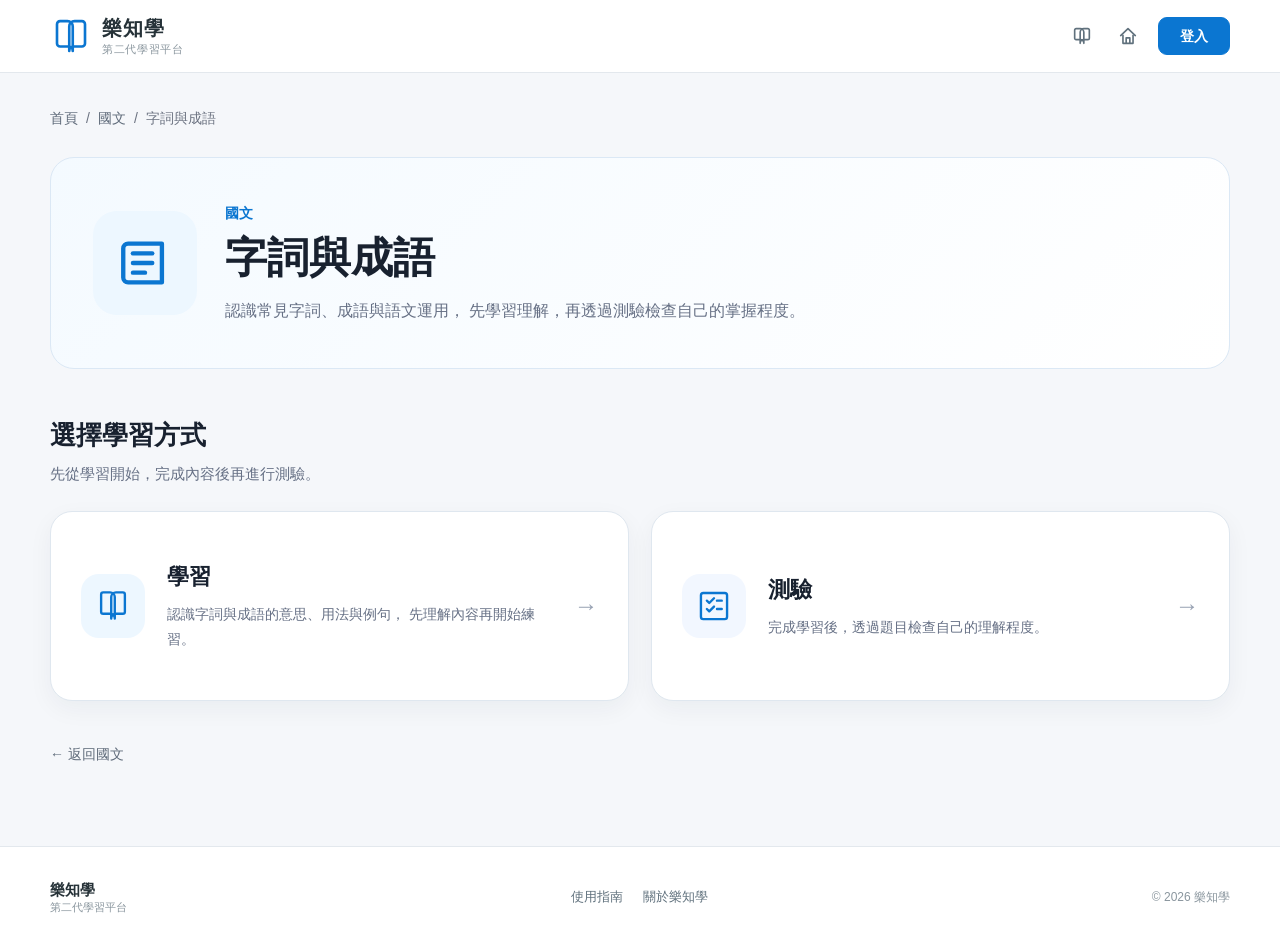
<file: chinese/vocabulary.html>
<!DOCTYPE html>
<html lang="zh-Hant-TW">
<head>
    <meta charset="UTF-8">

    <meta
        name="viewport"
        content="width=device-width, initial-scale=1.0"
    >

    <meta
        name="description"
        content="樂知學｜國文字詞與成語學習，透過學習與測驗逐步掌握常見字詞與成語。"
    >

    <meta
        name="theme-color"
        content="#0b76d1"
    >

    <title>字詞與成語｜國文｜樂知學</title>

    <link
        rel="stylesheet"
        href="../css/style.css"
    >

    <link
        rel="stylesheet"
        href="../css/chinese.css"
    >
</head>

<body>

    <!-- =====================================================
         頁首
         ===================================================== -->

    <header class="site-header">
        <div class="header-container">

            <a
                class="site-brand"
                href="../index.html"
                aria-label="回到樂知學首頁"
            >
                <span
                    class="site-brand-icon"
                    aria-hidden="true"
                >
                    <svg
                        viewBox="0 0 48 48"
                        fill="none"
                        xmlns="http://www.w3.org/2000/svg"
                    >
                        <path
                            d="M8 10.5C8 8.57 9.57 7 11.5 7H20C23.31 7 26 9.69 26 13V41C26 38.24 23.76 36 21 36H11.5C9.57 36 8 34.43 8 32.5V10.5Z"
                            stroke="currentColor"
                            stroke-width="3"
                            stroke-linejoin="round"
                        />

                        <path
                            d="M40 10.5C40 8.57 38.43 7 36.5 7H28C24.69 7 22 9.69 22 13V41C22 38.24 24.24 36 27 36H36.5C38.43 36 40 34.43 40 32.5V10.5Z"
                            stroke="currentColor"
                            stroke-width="3"
                            stroke-linejoin="round"
                        />
                    </svg>
                </span>

                <span class="site-brand-text">
                    <strong>樂知學</strong>
                    <small>第二代學習平台</small>
                </span>
            </a>

            <nav
                class="header-actions"
                aria-label="主要導覽"
            >
                <a
                    class="header-action"
                    href="../guide/index.html"
                    aria-label="使用指南"
                    title="使用指南"
                >
                    <svg
                        width="22"
                        height="22"
                        viewBox="0 0 24 24"
                        fill="none"
                        xmlns="http://www.w3.org/2000/svg"
                        aria-hidden="true"
                    >
                        <path
                            d="M4 5.5C4 4.67 4.67 4 5.5 4H10C12.21 4 14 5.79 14 8V20C14 17.79 12.21 16 10 16H5.5C4.67 16 4 15.33 4 14.5V5.5Z"
                            stroke="currentColor"
                            stroke-width="1.8"
                            stroke-linejoin="round"
                        />

                        <path
                            d="M20 5.5C20 4.67 19.33 4 18.5 4H14C11.79 4 10 5.79 10 8V20C10 17.79 11.79 16 14 16H18.5C19.33 16 20 15.33 20 14.5V5.5Z"
                            stroke="currentColor"
                            stroke-width="1.8"
                            stroke-linejoin="round"
                        />
                    </svg>
                </a>

                <a
                    class="header-action"
                    href="../index.html"
                    aria-label="返回首頁"
                    title="返回首頁"
                >
                    <svg
                        width="22"
                        height="22"
                        viewBox="0 0 24 24"
                        fill="none"
                        xmlns="http://www.w3.org/2000/svg"
                        aria-hidden="true"
                    >
                        <path
                            d="M4 11.5L12 4L20 11.5"
                            stroke="currentColor"
                            stroke-width="1.8"
                            stroke-linecap="round"
                            stroke-linejoin="round"
                        />

                        <path
                            d="M6.5 10.5V20H17.5V10.5"
                            stroke="currentColor"
                            stroke-width="1.8"
                            stroke-linejoin="round"
                        />

                        <path
                            d="M10 20V14H14V20"
                            stroke="currentColor"
                            stroke-width="1.8"
                            stroke-linejoin="round"
                        />
                    </svg>
                </a>

                <span class="header-account">
                    <a
                        class="login-button"
                        href="../auth/login.html"
                    >
                        登入
                    </a>
                </span>
            </nav>

        </div>
    </header>


    <!-- =====================================================
         主要內容
         ===================================================== -->

    <main class="site-main chinese-main vocabulary-main">

        <!-- 麵包屑 -->

        <nav
            class="breadcrumb"
            aria-label="麵包屑導覽"
        >
            <a href="../index.html">
                首頁
            </a>

            <span aria-hidden="true">
                /
            </span>

            <a href="index.html">
                國文
            </a>

            <span aria-hidden="true">
                /
            </span>

            <span aria-current="page">
                字詞與成語
            </span>
        </nav>


        <!-- =================================================
             Hero
             ================================================= -->

        <section class="subject-hero vocabulary-hero">

            <div
                class="subject-hero-icon vocabulary-hero-icon"
                aria-hidden="true"
            >
                <svg
                    viewBox="0 0 24 24"
                    width="42"
                    height="42"
                    fill="none"
                    xmlns="http://www.w3.org/2000/svg"
                >
                    <path
                        d="M5 4H19V20H5C3.895 20 3 19.105 3 18V6C3 4.895 3.895 4 5 4Z"
                        stroke="currentColor"
                        stroke-width="1.8"
                        stroke-linejoin="round"
                    />

                    <path
                        d="M7 8H15"
                        stroke="currentColor"
                        stroke-width="1.8"
                        stroke-linecap="round"
                    />

                    <path
                        d="M7 12H15"
                        stroke="currentColor"
                        stroke-width="1.8"
                        stroke-linecap="round"
                    />

                    <path
                        d="M7 16H12"
                        stroke="currentColor"
                        stroke-width="1.8"
                        stroke-linecap="round"
                    />
                </svg>
            </div>

            <div class="subject-hero-content">

                <span class="subject-hero-label">
                    國文
                </span>

                <h1>
                    字詞與成語
                </h1>

                <p>
                    認識常見字詞、成語與語文運用，
                    先學習理解，再透過測驗檢查自己的掌握程度。
                </p>

            </div>

        </section>


        <!-- =================================================
             學習／測驗選擇
             ================================================= -->

        <section
            class="learning-section vocabulary-mode-section"
            aria-labelledby="vocabulary-mode-title"
        >

            <div class="section-heading">

                <h2 id="vocabulary-mode-title">
                    選擇學習方式
                </h2>

                <p>
                    先從學習開始，完成內容後再進行測驗。
                </p>

            </div>


            <div class="vocabulary-mode-grid">

                <!-- 學習 -->

                <a
                    class="vocabulary-mode-card vocabulary-study-card"
                    href="vocabulary-study.html"
                >

                    <span
                        class="vocabulary-mode-icon"
                        aria-hidden="true"
                    >
                        <svg
                            viewBox="0 0 64 64"
                            fill="none"
                            xmlns="http://www.w3.org/2000/svg"
                        >
                            <path
                                d="M12 12.5C12 10.57 13.57 9 15.5 9H27C31.42 9 35 12.58 35 17V53C35 48.58 31.42 45 27 45H15.5C13.57 45 12 43.43 12 41.5V12.5Z"
                                stroke="currentColor"
                                stroke-width="4"
                                stroke-linejoin="round"
                            />

                            <path
                                d="M52 12.5C52 10.57 50.43 9 48.5 9H37C32.58 9 29 12.58 29 17V53C29 48.58 32.58 45 37 45H48.5C50.43 45 52 43.43 52 41.5V12.5Z"
                                stroke="currentColor"
                                stroke-width="4"
                                stroke-linejoin="round"
                            />
                        </svg>
                    </span>

                    <span class="vocabulary-mode-content">

                        <strong>
                            學習
                        </strong>

                        <span>
                            認識字詞與成語的意思、用法與例句，
                            先理解內容再開始練習。
                        </span>

                    </span>

                    <span
                        class="vocabulary-mode-arrow"
                        aria-hidden="true"
                    >
                        →
                    </span>

                </a>


                <!-- 測驗 -->

                <a
                    class="vocabulary-mode-card vocabulary-quiz-card"
                    href="vocabulary-quiz.html"
                >

                    <span
                        class="vocabulary-mode-icon"
                        aria-hidden="true"
                    >
                        <svg
                            viewBox="0 0 64 64"
                            fill="none"
                            xmlns="http://www.w3.org/2000/svg"
                        >
                            <path
                                d="M14 10H50C52.21 10 54 11.79 54 14V50C54 52.21 52.21 54 50 54H14C11.79 54 10 52.21 10 50V14C10 11.79 11.79 10 14 10Z"
                                stroke="currentColor"
                                stroke-width="4"
                            />

                            <path
                                d="M20 23L24 27L32 19"
                                stroke="currentColor"
                                stroke-width="4"
                                stroke-linecap="round"
                                stroke-linejoin="round"
                            />

                            <path
                                d="M37 23H45"
                                stroke="currentColor"
                                stroke-width="4"
                                stroke-linecap="round"
                            />

                            <path
                                d="M20 37L24 41L32 33"
                                stroke="currentColor"
                                stroke-width="4"
                                stroke-linecap="round"
                                stroke-linejoin="round"
                            />

                            <path
                                d="M37 37H45"
                                stroke="currentColor"
                                stroke-width="4"
                                stroke-linecap="round"
                            />
                        </svg>
                    </span>

                    <span class="vocabulary-mode-content">

                        <strong>
                            測驗
                        </strong>

                        <span>
                            完成學習後，透過題目檢查自己的理解程度。
                        </span>

                    </span>

                    <span
                        class="vocabulary-mode-arrow"
                        aria-hidden="true"
                    >
                        →
                    </span>

                </a>

            </div>

        </section>


        <!-- 返回國文 -->

        <div class="page-back-link">
            <a href="index.html">
                ← 返回國文
            </a>
        </div>

    </main>


    <!-- =====================================================
         頁尾
         ===================================================== -->

    <footer class="site-footer">

        <div class="footer-container">

            <div class="footer-brand">

                <strong>
                    樂知學
                </strong>

                <span>
                    第二代學習平台
                </span>

            </div>

            <div class="footer-links">

                <a href="../guide/index.html">
                    使用指南
                </a>

                <a href="../about.html">
                    關於樂知學
                </a>

            </div>

            <p class="footer-copyright">
                © 2026 樂知學
            </p>

        </div>

    </footer>

</body>
</html>
</file>
<file: css/style.css>
/* =========================================================
   樂知學｜第二代學習平台
   全站基礎樣式
   ========================================================= */


/* =========================================================
   1. 基礎設定
   ========================================================= */

:root {
    --color-primary: #0b76d1;
    --color-primary-dark: #075da8;
    --color-primary-light: #eaf5ff;

    --color-text: #263238;
    --color-text-secondary: #60717d;
    --color-text-muted: #8a969e;

    --color-background: #f5f7fa;
    --color-surface: #ffffff;
    --color-border: #e3e8ed;

    --color-success: #2e9b62;
    --color-warning: #e49b32;
    --color-danger: #d95c5c;

    --shadow-small:
        0 2px 8px rgba(28, 45, 64, 0.06);

    --shadow-medium:
        0 6px 20px rgba(28, 45, 64, 0.08);

    --shadow-large:
        0 12px 32px rgba(28, 45, 64, 0.10);

    --radius-small: 10px;
    --radius-medium: 14px;
    --radius-large: 18px;

    --content-width: 1180px;

    --transition-fast:
        160ms ease;

    --transition-normal:
        240ms ease;
}


* {
    box-sizing: border-box;
}


html {
    min-width: 320px;
    scroll-behavior: smooth;
}


body {
    margin: 0;

    min-width: 320px;

    background: var(--color-background);

    color: var(--color-text);

    font-family:
        -apple-system,
        BlinkMacSystemFont,
        "Segoe UI",
        "Noto Sans TC",
        "Microsoft JhengHei",
        sans-serif;

    font-size: 16px;

    line-height: 1.6;

    -webkit-font-smoothing: antialiased;
    text-rendering: optimizeLegibility;
}


button,
input,
textarea,
select {
    font: inherit;
}


button {
    cursor: pointer;
}


a {
    color: inherit;
    text-decoration: none;
}


img,
svg {
    display: block;
}


svg {
    flex-shrink: 0;
}


::selection {
    background: rgba(11, 118, 209, 0.18);
}


/* =========================================================
   2. 頁首
   ========================================================= */

.site-header {
    position: sticky;
    top: 0;
    z-index: 100;

    width: 100%;

    background: rgba(255, 255, 255, 0.96);

    border-bottom: 1px solid var(--color-border);

    backdrop-filter: blur(12px);
}


.header-container {
    width: min(
        calc(100% - 40px),
        var(--content-width)
    );

    min-height: 72px;

    margin: 0 auto;

    display: flex;
    align-items: center;
    justify-content: space-between;

    gap: 24px;
}


.site-brand {
    display: inline-flex;
    align-items: center;

    gap: 10px;

    min-width: 0;

    color: var(--color-primary);
}


.site-brand-icon {
    display: flex;
    align-items: center;
    justify-content: center;

    width: 42px;
    height: 42px;

    color: var(--color-primary);
}


.site-brand-text {
    display: flex;
    flex-direction: column;

    line-height: 1.15;
}


.site-brand-text strong {
    color: var(--color-text);

    font-size: 20px;
    font-weight: 750;

    letter-spacing: 0.04em;
}


.site-brand-text small {
    margin-top: 3px;

    color: var(--color-text-muted);

    font-size: 11px;
    font-weight: 500;

    letter-spacing: 0.06em;
}


.header-actions {
    display: flex;
    align-items: center;

    gap: 6px;
}


.header-action {
    width: 40px;
    height: 40px;

    display: flex;
    align-items: center;
    justify-content: center;

    border: 0;
    border-radius: 10px;

    background: transparent;

    color: var(--color-text-secondary);

    transition:
        background-color var(--transition-fast),
        color var(--transition-fast);
}


.header-action:hover {
    background: var(--color-primary-light);

    color: var(--color-primary);
}


.header-action:focus-visible,
.login-button:focus-visible,
.subject-card:focus-visible,
.feature-card:focus-visible,
.assistant-card:focus-visible,
.checkin-button:focus-visible {
    outline: 3px solid rgba(11, 118, 209, 0.24);

    outline-offset: 2px;
}


.header-account {
    margin-left: 4px;
}


.login-button {
    display: inline-flex;
    align-items: center;
    justify-content: center;

    min-width: 72px;
    height: 38px;

    padding: 0 16px;

    border: 1px solid var(--color-primary);

    border-radius: 9px;

    background: var(--color-primary);

    color: #ffffff;

    font-size: 14px;
    font-weight: 650;

    transition:
        background-color var(--transition-fast),
        border-color var(--transition-fast),
        transform var(--transition-fast);
}


.login-button:hover {
    background: var(--color-primary-dark);

    border-color: var(--color-primary-dark);

    transform: translateY(-1px);
}


/* =========================================================
   3. 主要內容
   ========================================================= */

.site-main {
    width: min(
        calc(100% - 40px),
        var(--content-width)
    );

    margin: 0 auto;

    padding: 34px 0 72px;
}


/* =========================================================
   4. 首頁第一區
   ========================================================= */

.home-primary-layout {
    display: grid;

    grid-template-columns:
        minmax(250px, 0.82fr)
        minmax(0, 2fr);

    gap: 28px;

    /*
     * 桌面版左右兩個區塊等高。
     *
     * 右側學科區塊的高度由兩排學科卡片決定，
     * 左側每日簽到區塊則跟著整個高度延伸。
     */
    align-items: stretch;
}


/* =========================================================
   5. 每日簽到
   ========================================================= */

.checkin-section {
    min-width: 0;

    /*
     * 不再用 padding-top 人為往下推。
     *
     * 卡片會直接與右側第一排學科卡片的上緣對齊。
     */
    padding-top: 0;

    /*
     * 讓簽到卡片可以填滿整個左側 Grid row 高度。
     */
    display: flex;
}


.checkin-card {
    position: relative;

    /*
     * 直接填滿 checkin-section 的完整高度。
     *
     * 因為 home-primary-layout 使用 stretch，
     * 所以這裡會與右側整個學科區塊上下完全對齊。
     */
    width: 100%;
    min-height: 0;
    height: 100%;

    display: flex;
    flex-direction: column;
    justify-content: space-between;

    overflow: hidden;

    padding: 28px;

    border: 1px solid #dce7f0;

    border-radius: var(--radius-large);

    background:
        linear-gradient(
            145deg,
            #ffffff 0%,
            #f2f8fd 100%
        );

    box-shadow: var(--shadow-small);
}


.checkin-card::before {
    content: "";

    position: absolute;

    top: -70px;
    right: -60px;

    width: 180px;
    height: 180px;

    border-radius: 50%;

    background: rgba(11, 118, 209, 0.06);

    pointer-events: none;
}


.checkin-card::after {
    content: "";

    position: absolute;

    bottom: -90px;
    left: -70px;

    width: 190px;
    height: 190px;

    border-radius: 50%;

    background: rgba(11, 118, 209, 0.035);

    pointer-events: none;
}


.checkin-content {
    position: relative;
    z-index: 1;
}


.section-label {
    display: inline-flex;
    align-items: center;

    min-height: 25px;

    padding: 3px 9px;

    border-radius: 999px;

    background: var(--color-primary-light);

    color: var(--color-primary);

    font-size: 12px;
    font-weight: 700;

    letter-spacing: 0.04em;
}


.checkin-card h1 {
    margin: 16px 0 5px;

    color: var(--color-text);

    font-size: 28px;
    font-weight: 750;

    line-height: 1.3;
}


.checkin-days {
    margin: 0;

    color: var(--color-text-secondary);

    font-size: 14px;
}


.checkin-days strong {
    color: var(--color-primary);

    font-size: 21px;
    font-weight: 750;
}


.checkin-message {
    margin: 20px 0 0;

    color: var(--color-text-secondary);

    font-size: 14px;
}


.checkin-action {
    position: relative;
    z-index: 1;

    margin-top: 32px;
}


.checkin-button {
    width: 100%;
    min-height: 46px;

    padding: 0 20px;

    border: 0;
    border-radius: 10px;

    background: var(--color-primary);

    color: #ffffff;

    font-size: 15px;
    font-weight: 700;

    box-shadow:
        0 4px 12px rgba(11, 118, 209, 0.20);

    transition:
        background-color var(--transition-fast),
        box-shadow var(--transition-fast),
        transform var(--transition-fast);
}


.checkin-button:hover {
    background: var(--color-primary-dark);

    box-shadow:
        0 6px 16px rgba(11, 118, 209, 0.25);

    transform: translateY(-1px);
}


.checkin-button:active {
    transform: translateY(0);
}


/* =========================================================
   6. 學科區塊
   ========================================================= */

.subjects-section {
    min-width: 0;
}


/*
 * 桌面版不顯示：
 *
 * 「學科學習」
 * 「選擇一個科目開始學習」
 *
 * 學科卡片直接從區塊頂端開始，
 * 讓它可以與每日簽到卡片上下完全對齊。
 */


.section-heading h2 {
    margin: 0;

    color: var(--color-text);

    font-size: 22px;
    font-weight: 750;

    line-height: 1.35;
}


.section-heading p {
    margin: 4px 0 0;

    color: var(--color-text-muted);

    font-size: 13px;
}


.subject-grid {
    display: grid;

    /*
     * 6 欄：
     *
     * 第一排：
     * 2 + 2 + 2
     *
     * 第二排：
     * 3 + 3
     *
     * 兩排完整填滿整個學科區域。
     */
    grid-template-columns:
        repeat(6, minmax(0, 1fr));

    gap: 12px;
}


.subject-card {
    position: relative;

    min-height: 154px;

    display: flex;
    flex-direction: column;
    align-items: center;
    justify-content: center;

    gap: 13px;

    overflow: hidden;

    padding: 20px 12px;

    border: 1px solid var(--color-border);

    border-radius: var(--radius-medium);

    background: var(--color-surface);

    box-shadow: var(--shadow-small);

    color: var(--color-text);

    transition:
        transform var(--transition-normal),
        box-shadow var(--transition-normal),
        border-color var(--transition-normal);
}


.subject-card:nth-child(1),
.subject-card:nth-child(2),
.subject-card:nth-child(3) {
    grid-column: span 2;
}


.subject-card:nth-child(4),
.subject-card:nth-child(5) {
    grid-column: span 3;
}


.subject-card:hover {
    transform: translateY(-3px);

    border-color: #cbdce9;

    box-shadow: var(--shadow-medium);
}


.subject-card:not(.subject-card-disabled):active {
    transform: translateY(-1px);
}


.subject-card-disabled {
    cursor: default;

    background:
        linear-gradient(
            145deg,
            #ffffff,
            #f7f8f9
        );

    color: #9aa4ab;

    box-shadow: none;
}


.subject-card-disabled:hover {
    transform: none;

    border-color: var(--color-border);

    box-shadow: none;
}


.subject-icon {
    display: flex;
    align-items: center;
    justify-content: center;

    width: 58px;
    height: 58px;

    color: var(--color-primary);
}


.subject-card-chinese .subject-icon {
    color: #d16a5d;
}


.subject-card-english .subject-icon {
    color: #5b7fc1;
}


.subject-card-science .subject-icon {
    color: #4f9b72;
}


.subject-card-math .subject-icon {
    color: #8a6bb8;
}


.subject-card-social .subject-icon {
    color: #c08b46;
}


.subject-name {
    font-size: 16px;
    font-weight: 700;

    line-height: 1.3;
}


.subject-status {
    position: absolute;

    top: 9px;
    right: 9px;

    padding: 2px 6px;

    border-radius: 5px;

    font-size: 9px;
    font-weight: 800;

    line-height: 1.4;

    letter-spacing: 0.04em;
}


.subject-status-new {
    background: #eaf5ff;

    color: var(--color-primary);
}


.subject-disabled-label {
    margin-top: -7px;

    color: var(--color-text-muted);

    font-size: 11px;
}


/* =========================================================
   7. 共用區塊標題
   ========================================================= */

.feature-section,
.assistant-section {
    margin-top: 52px;
}


.feature-section-heading {
    display: flex;
    align-items: flex-start;

    gap: 12px;

    margin-bottom: 18px;
}


.heading-accent {
    width: 4px;
    min-width: 4px;

    height: 46px;

    margin-top: 2px;

    border-radius: 999px;

    background: var(--color-primary);
}


.heading-accent-colorful {
    background:
        linear-gradient(
            to bottom,
            #d16a5d 0%,
            #d16a5d 25%,
            #5b7fc1 25%,
            #5b7fc1 50%,
            #4f9b72 50%,
            #4f9b72 75%,
            #c08b46 75%,
            #c08b46 100%
        );
}


.feature-section-heading h2 {
    margin: 0;

    color: var(--color-text);

    font-size: 22px;
    font-weight: 750;

    line-height: 1.35;
}


.feature-section-heading p {
    margin: 4px 0 0;

    color: var(--color-text-muted);

    font-size: 13px;
}


/* =========================================================
   8. 技能與興趣館
   ========================================================= */

.feature-grid {
    display: grid;

    grid-template-columns:
        repeat(3, minmax(0, 1fr));

    gap: 16px;
}


.feature-card {
    position: relative;

    min-height: 132px;

    display: flex;
    align-items: center;

    gap: 17px;

    padding: 22px;

    border: 1px solid var(--color-border);

    border-radius: var(--radius-medium);

    background: var(--color-surface);

    box-shadow: var(--shadow-small);

    transition:
        transform var(--transition-normal),
        box-shadow var(--transition-normal),
        border-color var(--transition-normal);
}


.feature-card:not(.feature-card-disabled):hover {
    transform: translateY(-3px);

    border-color: #cbdce9;

    box-shadow: var(--shadow-medium);
}


.feature-card-disabled {
    cursor: default;

    color: var(--color-text-muted);

    background:
        linear-gradient(
            145deg,
            #ffffff,
            #f7f8f9
        );

    box-shadow: none;
}


.feature-icon {
    width: 56px;
    height: 56px;

    min-width: 56px;

    display: flex;
    align-items: center;
    justify-content: center;

    border-radius: 14px;

    background: var(--color-primary-light);

    color: var(--color-primary);
}


.feature-card-japanese .feature-icon {
    background: #fff1ef;

    color: #c7675d;
}


.feature-card-chess .feature-icon {
    background: #f0ecfa;

    color: #7962a8;
}


.feature-card-cube .feature-icon {
    background: #eef2f5;

    color: #7c8a94;
}


.feature-content {
    min-width: 0;
}


.feature-content h3 {
    margin: 0;

    color: var(--color-text);

    font-size: 17px;
    font-weight: 700;

    line-height: 1.4;
}


.feature-content p {
    margin: 5px 0 0;

    color: var(--color-text-secondary);

    font-size: 13px;

    line-height: 1.55;
}


.feature-status {
    display: inline-flex;

    margin-top: 6px;

    color: var(--color-text-muted);

    font-size: 11px;
}


/* =========================================================
   9. 學習助手
   ========================================================= */

.assistant-grid {
    display: grid;

    grid-template-columns:
        repeat(3, minmax(0, 1fr));

    gap: 16px;
}


.assistant-card {
    min-height: 116px;

    display: flex;
    align-items: center;

    gap: 17px;

    padding: 20px;

    border: 1px solid var(--color-border);

    border-radius: var(--radius-medium);

    background: var(--color-surface);

    box-shadow: var(--shadow-small);

    transition:
        transform var(--transition-normal),
        box-shadow var(--transition-normal),
        border-color var(--transition-normal);
}


.assistant-card:hover {
    transform: translateY(-3px);

    border-color: #cbdce9;

    box-shadow: var(--shadow-medium);
}


.assistant-icon {
    width: 54px;
    height: 54px;

    min-width: 54px;

    display: flex;
    align-items: center;
    justify-content: center;

    border-radius: 13px;

    background: var(--color-primary-light);

    color: var(--color-primary);
}


.assistant-card-quiz .assistant-icon {
    background: #eef2fa;

    color: #5d78b2;
}


.assistant-card-mistakes .assistant-icon {
    background: #fff2ec;

    color: #c4775a;
}


.assistant-card h3 {
    margin: 0;

    color: var(--color-text);

    font-size: 16px;
    font-weight: 700;

    line-height: 1.4;
}


.assistant-card p {
    margin: 5px 0 0;

    color: var(--color-text-secondary);

    font-size: 13px;

    line-height: 1.55;
}


/* =========================================================
   10. 頁尾
   ========================================================= */

.site-footer {
    border-top: 1px solid var(--color-border);

    background: #ffffff;
}


.footer-container {
    width: min(
        calc(100% - 40px),
        var(--content-width)
    );

    min-height: 100px;

    margin: 0 auto;

    display: flex;
    align-items: center;
    justify-content: space-between;

    gap: 24px;
}


.footer-brand {
    display: flex;
    flex-direction: column;

    line-height: 1.35;
}


.footer-brand strong {
    color: var(--color-text);

    font-size: 15px;
}


.footer-brand span {
    color: var(--color-text-muted);

    font-size: 11px;
}


.footer-links {
    display: flex;
    align-items: center;

    gap: 20px;
}


.footer-links a {
    color: var(--color-text-secondary);

    font-size: 13px;

    transition:
        color var(--transition-fast);
}


.footer-links a:hover {
    color: var(--color-primary);
}


.footer-copyright {
    margin: 0;

    color: var(--color-text-muted);

    font-size: 12px;
}


/* =========================================================
   11. 平板／中等寬度
   ========================================================= */

@media (max-width: 980px) {

    .home-primary-layout {
        grid-template-columns: 1fr;

        gap: 28px;

        align-items: start;
    }


    .checkin-section {
        padding-top: 0;

        display: block;
    }


    .checkin-card {
        width: 100%;

        min-height: 220px;
        height: auto;

        flex-direction: row;
        align-items: center;

        gap: 32px;
    }


    .checkin-action {
        width: 190px;

        min-width: 190px;

        margin-top: 0;
    }


    /*
     * 平板維持 3 + 2。
     */
    .subject-grid {
        grid-template-columns:
            repeat(6, minmax(0, 1fr));

        gap: 12px;
    }


    .subject-card:nth-child(1),
    .subject-card:nth-child(2),
    .subject-card:nth-child(3) {
        grid-column: span 2;
    }


    .subject-card:nth-child(4),
    .subject-card:nth-child(5) {
        grid-column: span 3;
    }


    .feature-grid,
    .assistant-grid {
        grid-template-columns:
            repeat(2, minmax(0, 1fr));

        gap: 12px;
    }


    .feature-grid > :last-child:nth-child(odd),
    .assistant-grid > :last-child:nth-child(odd) {
        grid-column: 1 / -1;
    }


    .feature-card {
        gap: 12px;

        padding: 18px;
    }


    .assistant-card {
        gap: 12px;

        padding: 18px;
    }


    .feature-icon {
        width: 50px;
        height: 50px;

        min-width: 50px;
    }


    .assistant-icon {
        width: 50px;
        height: 50px;

        min-width: 50px;
    }


    .feature-icon svg {
        width: 38px;
        height: 38px;
    }


    .assistant-icon svg {
        width: 36px;
        height: 36px;
    }

}


/* =========================================================
   12. 手機
   ========================================================= */

@media (max-width: 700px) {

    .site-main {
        padding-top: 24px;
        padding-bottom: 56px;
    }


    .header-container {
        width: min(
            calc(100% - 28px),
            var(--content-width)
        );

        min-height: 64px;
    }


    .site-brand-text small {
        display: none;
    }


    .site-brand-text strong {
        font-size: 18px;
    }


    .site-brand-icon {
        width: 38px;
        height: 38px;
    }


    .header-action {
        width: 36px;
        height: 36px;
    }


    .login-button {
        min-width: 64px;

        height: 36px;

        padding: 0 13px;

        font-size: 13px;
    }


    .site-main {
        width: min(
            calc(100% - 28px),
            var(--content-width)
        );
    }


    .checkin-section {
        padding-top: 0;

        display: block;
    }


    .checkin-card {
        min-height: auto;

        height: auto;

        display: block;

        padding: 24px;
    }


    .checkin-action {
        width: 100%;

        min-width: 0;

        margin-top: 24px;
    }


    /*
     * 手機維持 2 欄：
     *
     * 2 + 2 + 1
     */
    .subject-grid {
        grid-template-columns:
            repeat(2, minmax(0, 1fr));

        gap: 10px;
    }


    .subject-card:nth-child(1),
    .subject-card:nth-child(2),
    .subject-card:nth-child(3),
    .subject-card:nth-child(4) {
        grid-column: span 1;
    }


    .subject-card:nth-child(5) {
        grid-column: 1 / -1;
    }


    .subject-card {
        min-height: 140px;
    }


    .feature-grid,
    .assistant-grid {
        grid-template-columns: 1fr;

        gap: 12px;
    }


    .feature-grid > :last-child:nth-child(odd),
    .assistant-grid > :last-child:nth-child(odd) {
        grid-column: auto;
    }


    .feature-section,
    .assistant-section {
        margin-top: 42px;
    }


    .footer-container {
        width: min(
            calc(100% - 28px),
            var(--content-width)
        );

        padding: 22px 0;

        flex-direction: column;
        align-items: flex-start;

        gap: 14px;
    }

}


/* =========================================================
   13. 小型手機
   ========================================================= */

@media (max-width: 430px) {

    .header-container {
        gap: 8px;
    }


    .header-actions {
        gap: 2px;
    }


    .header-action {
        width: 34px;
        height: 34px;
    }


    .header-action svg {
        width: 20px;
        height: 20px;
    }


    .login-button {
        min-width: 58px;

        padding: 0 10px;
    }


    .site-main {
        width: min(
            calc(100% - 20px),
            var(--content-width)
        );
    }


    .subject-grid {
        grid-template-columns:
            repeat(2, minmax(0, 1fr));

        gap: 8px;
    }


    .subject-card:nth-child(1),
    .subject-card:nth-child(2),
    .subject-card:nth-child(3),
    .subject-card:nth-child(4) {
        grid-column: span 1;
    }


    .subject-card:nth-child(5) {
        grid-column: 1 / -1;
    }


    .subject-card {
        min-height: 132px;

        padding: 16px 8px;
    }


    .subject-icon {
        width: 50px;
        height: 50px;
    }


    .subject-icon svg {
        width: 44px;
        height: 44px;
    }


    .subject-name {
        font-size: 15px;
    }


    .feature-card,
    .assistant-card {
        padding: 18px;
    }


    .feature-icon,
    .assistant-icon {
        width: 50px;
        height: 50px;

        min-width: 50px;
    }


    .feature-icon svg,
    .assistant-icon svg {
        width: 36px;
        height: 36px;
    }


    .feature-content h3,
    .assistant-card h3 {
        font-size: 15px;
    }


    .feature-content p,
    .assistant-card p {
        font-size: 12px;
    }


    .footer-links {
        flex-wrap: wrap;

        gap: 10px 18px;
    }

}


/* =========================================================
   14. 極窄螢幕
   ========================================================= */

@media (max-width: 350px) {

    .subject-grid {
        grid-template-columns: 1fr;
    }


    .subject-card:nth-child(1),
    .subject-card:nth-child(2),
    .subject-card:nth-child(3),
    .subject-card:nth-child(4),
    .subject-card:nth-child(5) {
        grid-column: auto;
    }


    .subject-card {
        min-height: 118px;
    }

}


/* =========================================================
   15. 減少動畫偏好
   ========================================================= */

@media (prefers-reduced-motion: reduce) {

    html {
        scroll-behavior: auto;
    }


    *,
    *::before,
    *::after {
        transition-duration: 0.01ms !important;
        animation-duration: 0.01ms !important;
        animation-iteration-count: 1 !important;
    }

}
</file>
<file: css/chinese.css>
/* =========================================================
   國文頁面
   ========================================================= */

.chinese-main {
    padding-bottom: 80px;
}

.breadcrumb {
    display: flex;
    align-items: center;
    flex-wrap: wrap;
    gap: 8px;
    margin-bottom: 28px;
    color: #6b7280;
    font-size: 14px;
}

.breadcrumb a {
    color: #5f6b7a;
    text-decoration: none;
}

.breadcrumb a:hover {
    color: #0b76d1;
}

.subject-hero {
    display: flex;
    align-items: center;
    gap: 28px;
    padding: 42px;
    margin-bottom: 52px;
    border: 1px solid #dbe8f5;
    border-radius: 24px;
    background:
        linear-gradient(
            135deg,
            #f4faff 0%,
            #ffffff 100%
        );
}

.subject-hero-icon {
    flex: 0 0 104px;
    width: 104px;
    height: 104px;
    display: flex;
    align-items: center;
    justify-content: center;
    border-radius: 24px;
    background: #e8f4ff;
    color: #0b76d1;
}

.subject-hero-icon svg {
    width: 58px;
    height: 58px;
}

.subject-hero-content {
    min-width: 0;
}

.subject-hero-label {
    display: inline-block;
    margin-bottom: 8px;
    color: #0b76d1;
    font-size: 14px;
    font-weight: 700;
}

.subject-hero h1 {
    margin: 0;
    color: #18212f;
    font-size: clamp(30px, 4vw, 42px);
    line-height: 1.2;
}

.subject-hero p {
    max-width: 720px;
    margin: 14px 0 0;
    color: #667085;
    font-size: 16px;
    line-height: 1.8;
}


/* =========================================================
   國文學習分類
   ========================================================= */

.learning-section {
    margin-bottom: 52px;
}

.section-heading {
    margin-bottom: 24px;
}

.section-heading h2 {
    margin: 0;
    color: #18212f;
    font-size: 26px;
    line-height: 1.4;
}

.section-heading p {
    margin: 8px 0 0;
    color: #667085;
    font-size: 15px;
    line-height: 1.7;
}

.learning-grid {
    display: grid;
    grid-template-columns: repeat(3, minmax(0, 1fr));
    gap: 18px;
}

.learning-card {
    position: relative;
    display: flex;
    align-items: center;
    gap: 18px;
    min-height: 130px;
    padding: 24px;
    border: 1px solid #e0e7ef;
    border-radius: 18px;
    background: #ffffff;
    color: inherit;
    text-decoration: none;
    box-shadow: 0 8px 24px rgba(15, 35, 60, 0.05);
    transition:
        transform 0.2s ease,
        border-color 0.2s ease,
        box-shadow 0.2s ease;
}

.learning-card:hover {
    transform: translateY(-3px);
    border-color: #b8d8f2;
    box-shadow: 0 14px 30px rgba(15, 35, 60, 0.08);
}

.learning-card-icon {
    flex: 0 0 52px;
    width: 52px;
    height: 52px;
    display: flex;
    align-items: center;
    justify-content: center;
    border-radius: 15px;
    background: #eef7ff;
    color: #0b76d1;
}

.learning-card-icon svg {
    width: 30px;
    height: 30px;
}

.learning-card-content {
    min-width: 0;
}

.learning-card-content strong {
    display: block;
    margin-bottom: 6px;
    color: #18212f;
    font-size: 17px;
}

.learning-card-content span {
    display: block;
    color: #6b7280;
    font-size: 14px;
    line-height: 1.65;
}

.learning-card-arrow {
    margin-left: auto;
    color: #98a2b3;
    font-size: 22px;
    transition:
        transform 0.2s ease,
        color 0.2s ease;
}

.learning-card:hover .learning-card-arrow {
    color: #0b76d1;
    transform: translateX(3px);
}


/* =========================================================
   快速練習
   ========================================================= */

.quick-practice-card {
    display: flex;
    align-items: center;
    justify-content: space-between;
    gap: 24px;
    padding: 28px 30px;
    border-radius: 20px;
    background: #f5f9fd;
    border: 1px solid #e0ebf5;
}

.quick-practice-card h2 {
    margin: 0 0 6px;
    color: #18212f;
    font-size: 20px;
}

.quick-practice-card p {
    margin: 0;
    color: #667085;
    font-size: 14px;
    line-height: 1.7;
}

.quick-practice-button {
    flex: 0 0 auto;
    display: inline-flex;
    align-items: center;
    justify-content: center;
    min-height: 44px;
    padding: 0 20px;
    border-radius: 10px;
    background: #0b76d1;
    color: #ffffff;
    text-decoration: none;
    font-size: 14px;
    font-weight: 700;
    transition:
        background-color 0.2s ease,
        transform 0.2s ease;
}

.quick-practice-button:hover {
    background: #095fa8;
    transform: translateY(-1px);
}


/* =========================================================
   返回連結
   ========================================================= */

.page-back-link {
    margin-top: 34px;
}

.page-back-link a {
    color: #5f6b7a;
    font-size: 14px;
    text-decoration: none;
}

.page-back-link a:hover {
    color: #0b76d1;
}


/* =========================================================
   字詞與成語頁面
   ========================================================= */

.vocabulary-main {
    padding-bottom: 80px;
}

.vocabulary-hero {
    margin-bottom: 48px;
}

.vocabulary-hero-icon {
    background: #edf7ff;
    color: #0b76d1;
}


/* =========================================================
   字詞與成語：學習／測驗選擇
   ========================================================= */

.vocabulary-mode-section {
    margin-bottom: 40px;
}

.vocabulary-mode-grid {
    display: grid;
    grid-template-columns: repeat(2, minmax(0, 1fr));
    gap: 22px;
}

.vocabulary-mode-card {
    position: relative;
    display: flex;
    align-items: center;
    gap: 22px;
    min-height: 190px;
    padding: 30px;
    border: 1px solid #dfe7ef;
    border-radius: 22px;
    background: #ffffff;
    color: inherit;
    text-decoration: none;
    box-shadow: 0 8px 24px rgba(15, 35, 60, 0.05);
    transition:
        transform 0.2s ease,
        border-color 0.2s ease,
        box-shadow 0.2s ease;
}

.vocabulary-mode-card:hover {
    transform: translateY(-3px);
    border-color: #b8d8f2;
    box-shadow: 0 16px 32px rgba(15, 35, 60, 0.09);
}

.vocabulary-mode-icon {
    flex: 0 0 64px;
    width: 64px;
    height: 64px;
    display: flex;
    align-items: center;
    justify-content: center;
    border-radius: 18px;
    background: #edf7ff;
    color: #0b76d1;
}

.vocabulary-mode-icon svg {
    width: 38px;
    height: 38px;
}

.vocabulary-mode-content {
    min-width: 0;
}

.vocabulary-mode-content strong {
    display: block;
    margin-bottom: 8px;
    color: #18212f;
    font-size: 22px;
}

.vocabulary-mode-content span {
    display: block;
    color: #667085;
    font-size: 14px;
    line-height: 1.8;
}

.vocabulary-mode-arrow {
    flex: 0 0 auto;
    margin-left: auto;
    color: #98a2b3;
    font-size: 24px;
    transition:
        transform 0.2s ease,
        color 0.2s ease;
}

.vocabulary-mode-card:hover .vocabulary-mode-arrow {
    color: #0b76d1;
    transform: translateX(4px);
}

.vocabulary-quiz-card .vocabulary-mode-icon {
    background: #f2f7ff;
}


/* =========================================================
   字詞與成語：學習頁
   ========================================================= */

.vocabulary-study-main {
    padding-bottom: 80px;
}

.vocabulary-study-hero {
    margin-bottom: 42px;
}

.vocabulary-study-section {
    max-width: 980px;
    margin: 0 auto 42px;
}

.vocabulary-study-header {
    display: flex;
    align-items: flex-end;
    justify-content: space-between;
    gap: 32px;
    margin-bottom: 22px;
}

.vocabulary-study-label {
    display: inline-block;
    margin-bottom: 7px;
    color: #0b76d1;
    font-size: 14px;
    font-weight: 700;
}

.vocabulary-study-header h2 {
    margin: 0;
    color: #18212f;
    font-size: 28px;
    line-height: 1.4;
}

.vocabulary-study-progress {
    flex: 0 0 180px;
}

.vocabulary-study-progress-text {
    display: block;
    margin-bottom: 8px;
    color: #667085;
    font-size: 14px;
    text-align: right;
}

.vocabulary-study-progress-text strong {
    color: #18212f;
}

.vocabulary-study-progress-bar {
    width: 100%;
    height: 7px;
    overflow: hidden;
    border-radius: 999px;
    background: #e8eef4;
}

.vocabulary-study-progress-bar span {
    display: block;
    width: 25%;
    height: 100%;
    border-radius: inherit;
    background: #0b76d1;
    transition: width 0.25s ease;
}


/* =========================================================
   學習內容卡片
   ========================================================= */

.vocabulary-learning-card {
    padding: 42px;
    border: 1px solid #dfe7ef;
    border-radius: 24px;
    background: #ffffff;
    box-shadow: 0 12px 30px rgba(15, 35, 60, 0.06);
}

.vocabulary-learning-type {
    margin-bottom: 16px;
}

.vocabulary-learning-type span {
    display: inline-flex;
    align-items: center;
    min-height: 30px;
    padding: 0 12px;
    border-radius: 999px;
    background: #edf7ff;
    color: #0b76d1;
    font-size: 13px;
    font-weight: 700;
}

.vocabulary-learning-title {
    padding-bottom: 28px;
    border-bottom: 1px solid #e8edf2;
}

.vocabulary-learning-title h3 {
    margin: 0;
    color: #18212f;
    font-size: clamp(32px, 5vw, 46px);
    line-height: 1.3;
    letter-spacing: 0.02em;
}

.vocabulary-learning-title p {
    margin: 9px 0 0;
    color: #667085;
    font-size: 17px;
    line-height: 1.7;
}

.vocabulary-learning-content {
    display: grid;
    grid-template-columns: repeat(2, minmax(0, 1fr));
    gap: 0 34px;
}

.vocabulary-learning-block {
    padding: 28px 0;
}

.vocabulary-learning-block:nth-child(n + 3) {
    border-top: 1px solid #e8edf2;
}

.vocabulary-learning-block h4 {
    margin: 0 0 10px;
    color: #18212f;
    font-size: 16px;
}

.vocabulary-learning-block p {
    margin: 0;
    color: #5f6b7a;
    font-size: 15px;
    line-height: 1.9;
}

.vocabulary-example-block {
    grid-column: 1 / -1;
}


/* =========================================================
   學習頁上一個／下一個
   ========================================================= */

.vocabulary-study-navigation {
    display: flex;
    align-items: center;
    justify-content: space-between;
    gap: 16px;
    margin-top: 22px;
}

.vocabulary-study-button {
    display: inline-flex;
    align-items: center;
    justify-content: center;
    gap: 9px;
    min-width: 120px;
    min-height: 46px;
    padding: 0 20px;
    border-radius: 11px;
    font-family: inherit;
    font-size: 14px;
    font-weight: 700;
    cursor: pointer;
    transition:
        background-color 0.2s ease,
        border-color 0.2s ease,
        color 0.2s ease,
        transform 0.2s ease;
}

.vocabulary-study-button:hover:not(:disabled) {
    transform: translateY(-1px);
}

.vocabulary-study-button-secondary {
    border: 1px solid #d6dee7;
    background: #ffffff;
    color: #4b5563;
}

.vocabulary-study-button-secondary:hover:not(:disabled) {
    border-color: #b8c8d8;
    background: #f8fafc;
}

.vocabulary-study-button-primary {
    border: 1px solid #0b76d1;
    background: #0b76d1;
    color: #ffffff;
}

.vocabulary-study-button-primary:hover:not(:disabled) {
    background: #095fa8;
    border-color: #095fa8;
}

.vocabulary-study-button:disabled {
    cursor: not-allowed;
    opacity: 0.45;
}


/* =========================================================
   學習完成後
   ========================================================= */

.vocabulary-study-after-section {
    max-width: 980px;
    margin: 0 auto;
}

.vocabulary-study-after-card {
    display: flex;
    align-items: center;
    gap: 18px;
    padding: 24px 28px;
    border: 1px solid #dfe8f1;
    border-radius: 18px;
    background: #f7fbff;
}

.vocabulary-study-after-icon {
    flex: 0 0 46px;
    width: 46px;
    height: 46px;
    display: flex;
    align-items: center;
    justify-content: center;
    border-radius: 13px;
    background: #e6f4ff;
    color: #0b76d1;
}

.vocabulary-study-after-icon svg {
    width: 26px;
    height: 26px;
}

.vocabulary-study-after-card > div:nth-child(2) {
    min-width: 0;
}

.vocabulary-study-after-card h2 {
    margin: 0 0 4px;
    color: #18212f;
    font-size: 17px;
}

.vocabulary-study-after-card p {
    margin: 0;
    color: #667085;
    font-size: 14px;
    line-height: 1.7;
}

.vocabulary-study-quiz-link {
    flex: 0 0 auto;
    display: inline-flex;
    align-items: center;
    gap: 7px;
    margin-left: auto;
    color: #0b76d1;
    font-size: 14px;
    font-weight: 700;
    text-decoration: none;
    white-space: nowrap;
}

.vocabulary-study-quiz-link:hover {
    color: #095fa8;
}


/* =========================================================
   RWD
   ========================================================= */

@media (max-width: 980px) {
    .learning-grid {
        grid-template-columns: repeat(2, minmax(0, 1fr));
    }

    .vocabulary-mode-grid {
        grid-template-columns: 1fr;
    }

    .vocabulary-study-content {
        grid-template-columns: 1fr;
    }

    .vocabulary-learning-content {
        grid-template-columns: 1fr;
    }

    .vocabulary-learning-block:nth-child(n + 2) {
        border-top: 1px solid #e8edf2;
    }

    .vocabulary-example-block {
        grid-column: auto;
    }
}

@media (max-width: 700px) {
    .chinese-main {
        padding-bottom: 56px;
    }

    .subject-hero {
        flex-direction: column;
        align-items: flex-start;
        padding: 30px;
        gap: 20px;
        border-radius: 20px;
    }

    .subject-hero-icon {
        flex-basis: 76px;
        width: 76px;
        height: 76px;
        border-radius: 18px;
    }

    .subject-hero-icon svg {
        width: 44px;
        height: 44px;
    }

    .subject-hero h1 {
        font-size: 32px;
    }

    .learning-grid {
        grid-template-columns: 1fr;
    }

    .quick-practice-card {
        align-items: flex-start;
        flex-direction: column;
    }

    .quick-practice-button {
        width: 100%;
    }

    .vocabulary-mode-card {
        min-height: 0;
        padding: 24px;
    }

    .vocabulary-mode-icon {
        flex-basis: 56px;
        width: 56px;
        height: 56px;
    }

    .vocabulary-mode-icon svg {
        width: 34px;
        height: 34px;
    }

    .vocabulary-study-header {
        align-items: flex-start;
        flex-direction: column;
        gap: 18px;
    }

    .vocabulary-study-progress {
        width: 100%;
    }

    .vocabulary-study-progress-text {
        text-align: left;
    }

    .vocabulary-learning-card {
        padding: 30px 24px;
        border-radius: 20px;
    }

    .vocabulary-learning-title h3 {
        font-size: 34px;
    }

    .vocabulary-study-navigation {
        gap: 10px;
    }

    .vocabulary-study-button {
        flex: 1;
    }

    .vocabulary-study-after-card {
        align-items: flex-start;
        flex-wrap: wrap;
        padding: 22px;
    }

    .vocabulary-study-quiz-link {
        width: 100%;
        margin-left: 64px;
    }
}

@media (max-width: 430px) {
    .subject-hero {
        padding: 24px;
    }

    .subject-hero h1 {
        font-size: 28px;
    }

    .subject-hero p {
        font-size: 14px;
    }

    .vocabulary-mode-card {
        gap: 16px;
        padding: 20px;
    }

    .vocabulary-mode-content strong {
        font-size: 19px;
    }

    .vocabulary-mode-content span {
        font-size: 13px;
    }

    .vocabulary-mode-arrow {
        font-size: 20px;
    }

    .vocabulary-learning-card {
        padding: 24px 20px;
    }

    .vocabulary-learning-title h3 {
        font-size: 30px;
    }

    .vocabulary-learning-title p {
        font-size: 15px;
    }

    .vocabulary-learning-block {
        padding: 22px 0;
    }

    .vocabulary-study-navigation {
        flex-direction: column-reverse;
    }

    .vocabulary-study-button {
        width: 100%;
    }

    .vocabulary-study-quiz-link {
        margin-left: 0;
    }
}

@media (max-width: 350px) {
    .vocabulary-mode-card {
        align-items: flex-start;
    }

    .vocabulary-mode-arrow {
        display: none;
    }
}


/* =========================================================
   減少動畫
   ========================================================= */

@media (prefers-reduced-motion: reduce) {
    .learning-card,
    .learning-card-arrow,
    .quick-practice-button,
    .vocabulary-mode-card,
    .vocabulary-mode-arrow,
    .vocabulary-study-button,
    .vocabulary-study-progress-bar span {
        transition: none;
    }
}
</file>
<file: css/lesson.css>
.lesson-main {
    padding: 32px 20px 72px;
}

.lesson-container {
    width: min(1100px, 100%);
    margin: 0 auto;
}

.lesson-breadcrumb {
    display: flex;
    align-items: center;
    flex-wrap: wrap;
    gap: 8px;
    margin-bottom: 24px;
    color: #727a86;
    font-size: 14px;
}

.lesson-breadcrumb a {
    color: inherit;
    text-decoration: none;
}

.lesson-breadcrumb a:hover {
    text-decoration: underline;
}

.lesson-hero {
    padding: 32px;
    border: 1px solid #e4e8ee;
    border-radius: 24px;
    background: #ffffff;
    box-shadow: 0 8px 28px rgba(30, 41, 59, 0.06);
}

.lesson-hero-top {
    display: flex;
    align-items: center;
    justify-content: space-between;
    gap: 16px;
    margin-bottom: 14px;
}

.lesson-label {
    display: inline-flex;
    align-items: center;
    min-height: 30px;
    padding: 5px 12px;
    border-radius: 999px;
    background: #f1f4f8;
    color: #596372;
    font-size: 13px;
    font-weight: 700;
}

.lesson-progress-text {
    color: #727a86;
    font-size: 14px;
}

.lesson-hero h1 {
    margin: 0;
    color: #202733;
    font-size: clamp(28px, 4vw, 42px);
    line-height: 1.25;
    letter-spacing: -0.02em;
}

.lesson-hero p {
    max-width: 760px;
    margin: 16px 0 0;
    color: #66707d;
    font-size: 16px;
    line-height: 1.8;
}

.lesson-progress {
    width: 100%;
    height: 8px;
    margin-top: 24px;
    overflow: hidden;
    border-radius: 999px;
    background: #edf0f4;
}

.lesson-progress-value {
    display: block;
    height: 100%;
    border-radius: inherit;
    background: #566b82;
}

.lesson-navigation-section,
.lesson-study-section {
    margin-top: 48px;
}

.lesson-section-heading {
    display: flex;
    align-items: flex-end;
    justify-content: space-between;
    gap: 20px;
    margin-bottom: 20px;
}

.lesson-section-kicker {
    display: block;
    margin-bottom: 6px;
    color: #7a8490;
    font-size: 13px;
    font-weight: 700;
    letter-spacing: 0.04em;
}

.lesson-section-heading h2,
.lesson-study-heading h2 {
    margin: 0;
    color: #202733;
    font-size: 26px;
    line-height: 1.35;
}

.lesson-section-count {
    color: #7a8490;
    font-size: 14px;
}

.lesson-content-grid {
    display: grid;
    grid-template-columns: repeat(2, minmax(0, 1fr));
    gap: 12px;
}

.lesson-content-card {
    display: grid;
    grid-template-columns: auto minmax(0, 1fr) auto;
    align-items: center;
    gap: 16px;
    min-height: 88px;
    padding: 18px 20px;
    border: 1px solid #e4e8ee;
    border-radius: 16px;
    background: #ffffff;
    color: inherit;
    text-decoration: none;
    transition:
        border-color 160ms ease,
        transform 160ms ease,
        box-shadow 160ms ease;
}

.lesson-content-card:hover {
    border-color: #cbd3dc;
    transform: translateY(-2px);
    box-shadow: 0 8px 20px rgba(30, 41, 59, 0.06);
}

.lesson-content-card.is-active {
    border-color: #aebac7;
    background: #f8fafc;
}

.lesson-content-card-quiz {
    background: #fafafa;
}

.lesson-content-number {
    color: #8993a0;
    font-size: 13px;
    font-weight: 700;
}

.lesson-content-body {
    display: flex;
    min-width: 0;
    flex-direction: column;
    gap: 4px;
}

.lesson-content-body strong {
    color: #202733;
    font-size: 16px;
}

.lesson-content-body span {
    color: #77818e;
    font-size: 13px;
    line-height: 1.5;
}

.lesson-content-status {
    white-space: nowrap;
    color: #8a939f;
    font-size: 12px;
}

.lesson-study-heading {
    margin-bottom: 18px;
}

.lesson-study-heading p {
    margin: 8px 0 0;
    color: #737d89;
    line-height: 1.7;
}

.lesson-text-card,
.lesson-info-card,
.lesson-term-card,
.lesson-note-card {
    border: 1px solid #e4e8ee;
    border-radius: 18px;
    background: #ffffff;
}

.lesson-text-card {
    padding: 28px;
}

.lesson-text-meta {
    display: flex;
    flex-wrap: wrap;
    justify-content: space-between;
    gap: 8px 16px;
    padding-bottom: 18px;
    border-bottom: 1px solid #edf0f3;
    color: #858e9a;
    font-size: 13px;
}

.lesson-text {
    max-width: 820px;
    margin: 26px auto 0;
}

.lesson-text p {
    margin: 0 0 22px;
    color: #3f4854;
    font-size: 17px;
    line-height: 2.05;
}

.lesson-text p:last-child {
    margin-bottom: 0;
}

.lesson-info-card {
    padding: 26px;
}

.lesson-info-card h3 {
    margin: 0 0 14px;
    color: #252d38;
    font-size: 19px;
}

.lesson-info-card p {
    margin: 0 0 16px;
    color: #626d79;
    line-height: 1.85;
}

.lesson-info-card p:last-child {
    margin-bottom: 0;
}

.lesson-info-list {
    display: grid;
    grid-template-columns: repeat(3, minmax(0, 1fr));
    gap: 12px;
    margin-top: 22px;
}

.lesson-info-list div {
    padding: 16px;
    border-radius: 12px;
    background: #f7f8fa;
}

.lesson-info-list span {
    display: block;
    margin-bottom: 6px;
    color: #8a939f;
    font-size: 12px;
}

.lesson-info-list strong {
    color: #343d49;
    font-size: 14px;
}

.lesson-term-list {
    display: grid;
    grid-template-columns: repeat(2, minmax(0, 1fr));
    gap: 14px;
}

.lesson-term-card {
    padding: 22px;
}

.lesson-term-title {
    display: flex;
    align-items: baseline;
    justify-content: space-between;
    gap: 12px;
}

.lesson-term-title h3 {
    margin: 0;
    color: #252d38;
    font-size: 21px;
}

.lesson-term-title span {
    color: #89929e;
    font-size: 13px;
}

.lesson-term-card > p {
    margin: 14px 0 18px;
    color: #626d79;
    line-height: 1.8;
}

.lesson-term-example {
    padding: 14px;
    border-radius: 12px;
    background: #f7f8fa;
}

.lesson-term-example > span {
    display: block;
    margin-bottom: 5px;
    color: #8a939f;
    font-size: 12px;
    font-weight: 700;
}

.lesson-term-example p {
    margin: 0;
    color: #596370;
    line-height: 1.7;
}

.lesson-note-list {
    display: grid;
    gap: 12px;
}

.lesson-note-card {
    display: grid;
    grid-template-columns: auto minmax(0, 1fr);
    gap: 16px;
    padding: 20px;
}

.lesson-note-number {
    display: grid;
    width: 34px;
    height: 34px;
    place-items: center;
    border-radius: 10px;
    background: #f1f4f7;
    color: #687381;
    font-size: 12px;
    font-weight: 700;
}

.lesson-note-card h3 {
    margin: 2px 0 8px;
    color: #303946;
    font-size: 16px;
}

.lesson-note-card p {
    margin: 0;
    color: #68727e;
    line-height: 1.75;
}

.lesson-bullet-list {
    display: grid;
    gap: 12px;
    margin: 0;
    padding-left: 22px;
    color: #626d79;
    line-height: 1.8;
}

.lesson-preview-quiz {
    display: flex;
    align-items: center;
    justify-content: space-between;
    gap: 32px;
    margin-top: 56px;
    padding: 28px;
    border: 1px solid #dfe4e9;
    border-radius: 20px;
    background: #f7f8fa;
}

.lesson-preview-quiz h2 {
    margin: 0;
    color: #252d38;
    font-size: 22px;
    line-height: 1.4;
}

.lesson-preview-quiz p {
    max-width: 700px;
    margin: 10px 0 0;
    color: #697480;
    line-height: 1.75;
}

.lesson-quiz-button {
    flex: 0 0 auto;
    min-height: 46px;
    padding: 0 20px;
    border: 0;
    border-radius: 12px;
    background: #dfe3e7;
    color: #89919a;
    font: inherit;
    font-size: 14px;
    font-weight: 700;
    cursor: not-allowed;
}

.lesson-footer-actions {
    margin-top: 28px;
}

@media (max-width: 800px) {
    .lesson-content-grid {
        grid-template-columns: 1fr;
    }

    .lesson-info-list {
        grid-template-columns: 1fr;
    }

    .lesson-term-list {
        grid-template-columns: 1fr;
    }

    .lesson-preview-quiz {
        align-items: flex-start;
        flex-direction: column;
    }
}

@media (max-width: 600px) {
    .lesson-main {
        padding: 24px 16px 56px;
    }

    .lesson-hero {
        padding: 24px;
        border-radius: 20px;
    }

    .lesson-hero-top {
        align-items: flex-start;
        flex-direction: column;
    }

    .lesson-text-card,
    .lesson-info-card {
        padding: 22px;
    }

    .lesson-text p {
        font-size: 16px;
        line-height: 1.9;
    }

    .lesson-content-card {
        grid-template-columns: auto minmax(0, 1fr);
    }

    .lesson-content-status {
        grid-column: 2;
    }

    .lesson-preview-quiz {
        padding: 22px;
    }
}

@media (prefers-reduced-motion: reduce) {
    .lesson-content-card {
        transition: none;
    }

    .lesson-content-card:hover {
        transform: none;
    }
}
</file>
